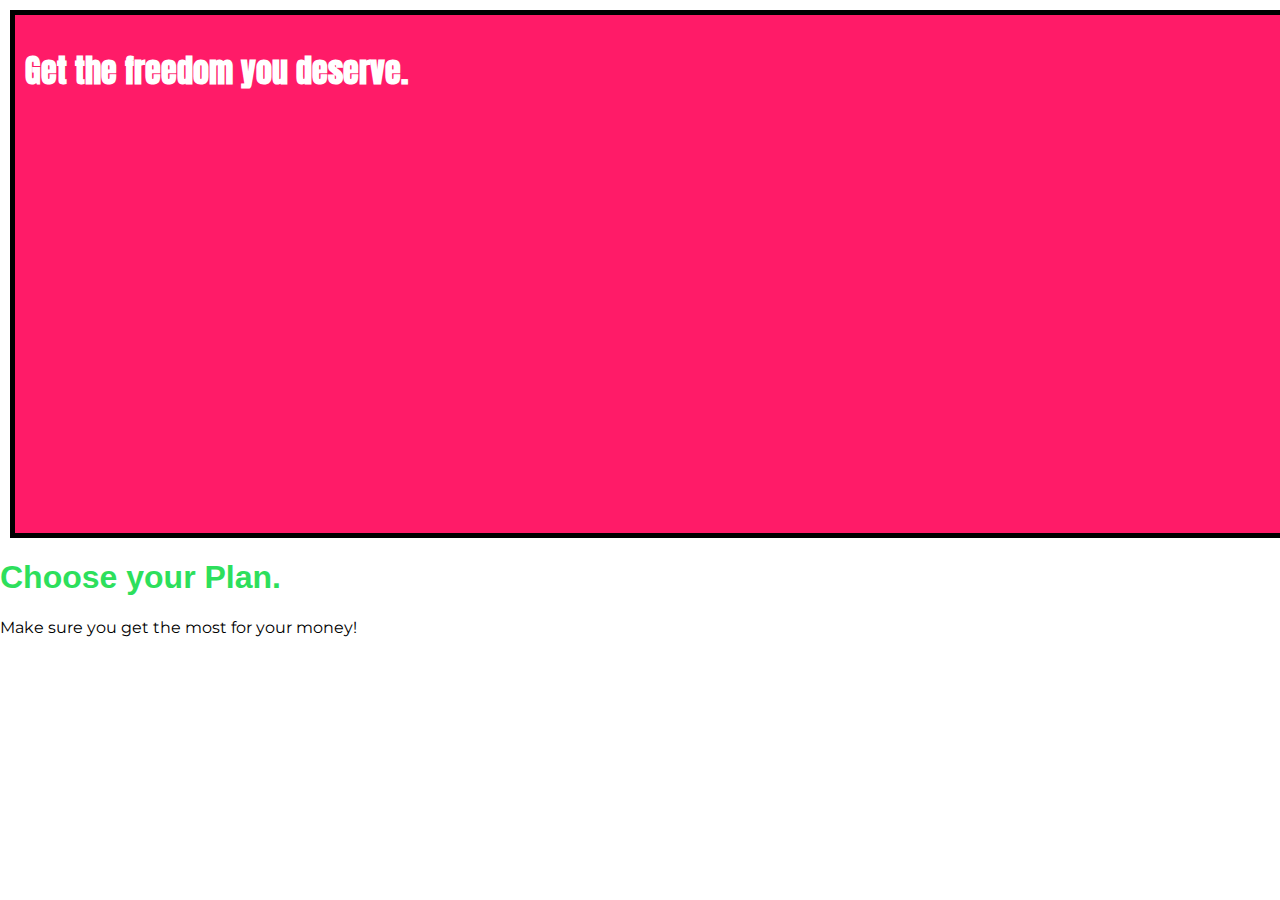
<file: basics-01-understanding-the-course-project-starting-code/index.html>
<!DOCTYPE html>
<html lang="en">

<head>
    <meta charset="UTF-8">
    <meta http-equiv="X-UA-Compatible" content="ie=edge">
    <title>uHost</title>
    <link rel="shortcut icon" href="favicon.png">
    <link href="https://fonts.googleapis.com/css?family=Anton" rel="stylesheet">
    <link href="https://fonts.googleapis.com/css?family=Montserrat:400,700" rel="stylesheet">
    <link rel="stylesheet" href="main.css">
</head>
 
<body>
    <main>
        <section id="product-overview">
            <h1>Get the freedom you deserve.</h1>
        </section>
        <section id="plans">
            <h1 class="section-title">Choose your Plan.</h1>
            <p>Make sure you get the most for your money!</p>
        </section>
    </main>
</body>

</html>
</file>
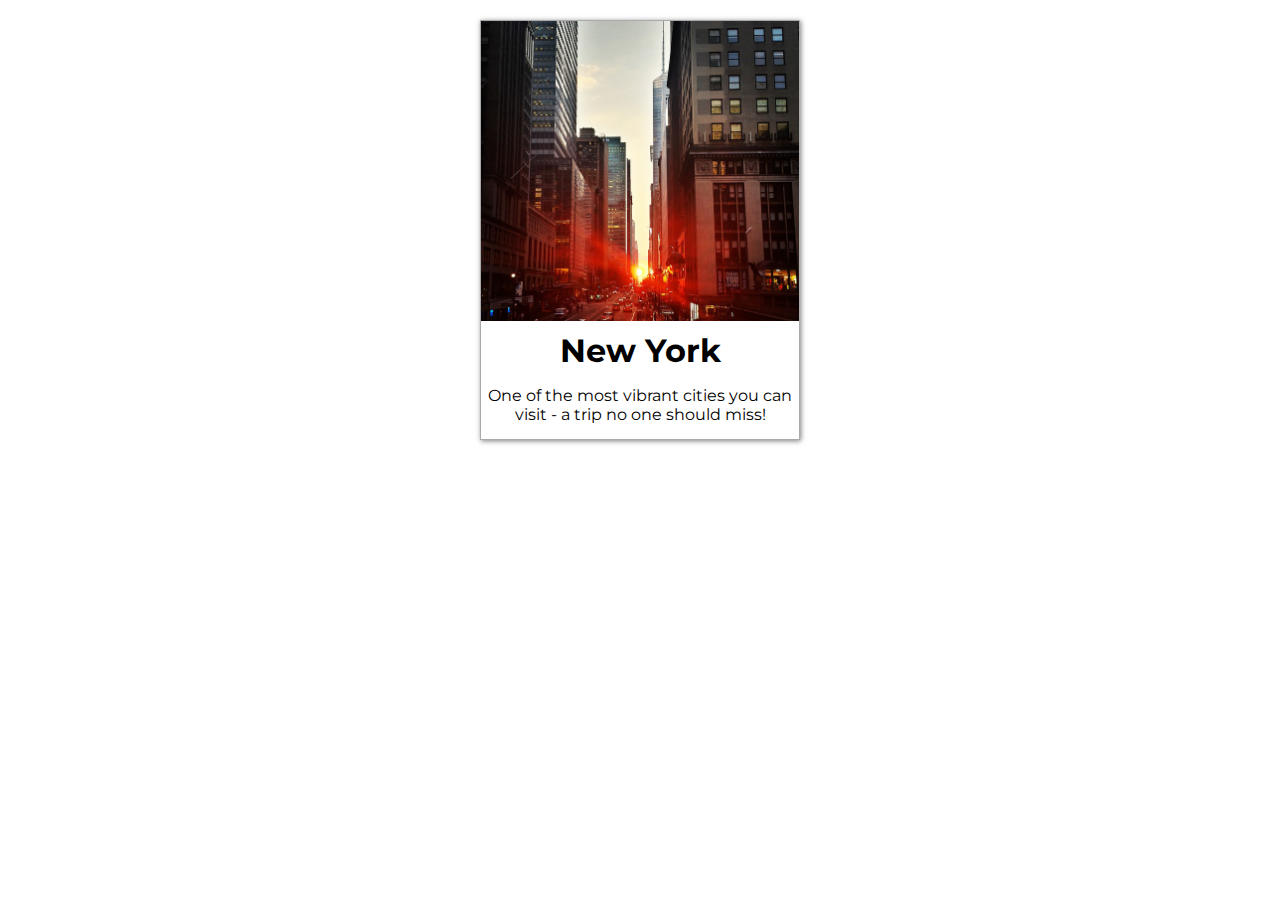
<file: css-in-action/index.html>
<!DOCTYPE html>
<html lang="en">

<head>
    <meta charset="UTF-8">
    <meta name="viewport" content="width=device-width, initial-scale=1.0">
    <meta http-equiv="X-UA-Compatible" content="ie=edge">
    <title>CSS Course</title>
    <link href="https://fonts.googleapis.com/css?family=Montserrat" rel="stylesheet">
    <style>
        body {
        font-family: "Montserrat", sans-serif;
        }

        .destination {
        box-sizing: border-box;
        width: 320px;
        height: 420px;
        margin: 20px auto;
        border: 1px solid #aaa;
        box-shadow: 1px 1px 5px rgba(0, 0, 0, 0.5);
        cursor: pointer;
        transition: background-color 400ms ease-out;
        }

        .destination:hover,
        .destination:active {
        background-color: #fa923f;
        color: white;
        }

        .thumbnail {
        width: 100%;
        height: 300px;
        overflow: hidden;
        }

        .thumbnail img {
        width: 100%;
        }

        .content {
        text-align: center;
        }

        .content h1 {
        margin: 10px 0;
        }

    </style>
</head>

<body>
    <div class="destination">
        <div class="thumbnail">
            <img src="new-york.jpg" alt="Sunset in New York">
        </div>
        <div class="content">
            <h1>New York</h1>
            <p>One of the most vibrant cities you can visit - a trip no one should miss!</p>
        </div>
    </div>
</body>

</html>
</file>
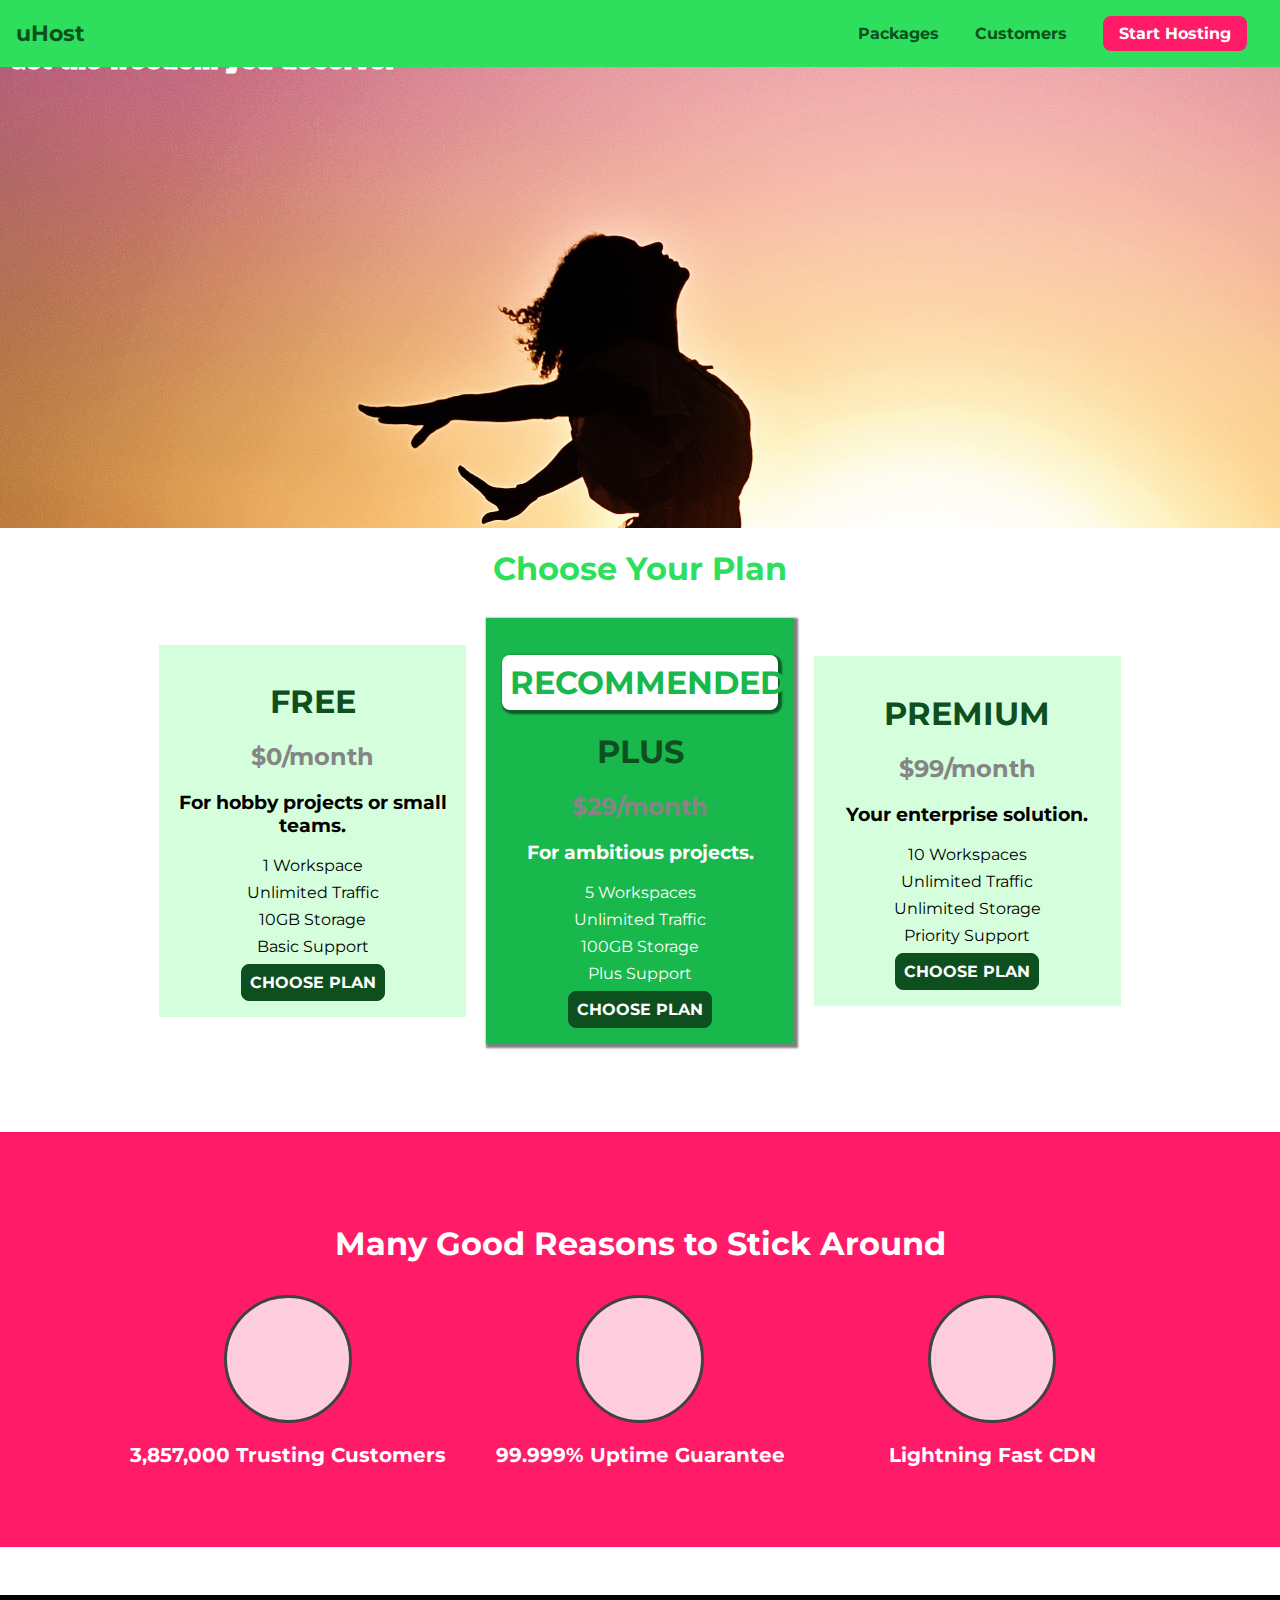
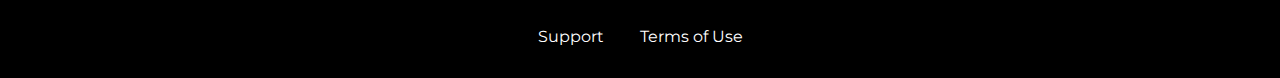
<file: diving-deeper-02-adding-the-header-starting-code/index.html>
<!DOCTYPE html>
<html lang="en">

<head>
    <meta charset="UTF-8">
    <meta http-equiv="X-UA-Compatible" content="ie=edge">
    <title>uHost</title>
    <link rel="shortcut icon" href="favicon.png">
    <link href="https://fonts.googleapis.com/css?family=Anton" rel="stylesheet">
    <link href="https://fonts.googleapis.com/css?family=Montserrat:400,700" rel="stylesheet">
    <link rel="stylesheet" href="shared.css">
    <link rel="stylesheet" href="main.css">
</head>

<body>
    <header class="main-header">
        <div>
            <a href="index.html" class="main-header__brand">
                uHost
            </a>
        </div>
        <nav class="main-nav">
            <ul class="main-nav_items">
                <li class="main-nav__item">
                    <a href="packages/index.html">Packages</a>
                </li>
                <li class="main-nav__item">
                    <a href="customers/index.html">Customers</a>
                    <a href="customers/index.html" style="display: none">Customers</a>
                </li>
                <li class="main-nav__item main-nav__item--cta">
                    <a href="start-hosting/index.html">Start Hosting</a>
                </li>
            </ul>
        </nav>
    </header>
    <main>
        <section id="product-overview">
            <h1>Get the freedom you deserve.</h1>
        </section>
        <section id="plans">
            <h1 class="section-title">Choose Your Plan</h1>
            <div class="plan__list">
                <article class="plan">
                    <h1 class="plan__title">FREE</h1>
                    <h2 class="plan__price">$0/month</h2>
                    <h3>For hobby projects or small teams.</h3>
                    <ul class="plan__features">
                        <li>1 Workspace</li>
                        <li>Unlimited Traffic</li>
                        <li>10GB Storage</li>
                        <li>Basic Support</li>
                    </ul>
                    <div>
                        <button class="button">CHOOSE PLAN</button>
                    </div>
                </article>
                <article class="plan plan--highlighted">
                    <h1 class="plan__annotation">RECOMMENDED</h1>
                    <h1 class="plan__title">PLUS</h1>
                    <h2 class="plan__price">$29/month</h2>
                    <h3>For ambitious projects.</h3>
                    <ul class="plan__features">
                        <li>5 Workspaces</li>
                        <li>Unlimited Traffic</li>
                        <li>100GB Storage</li>
                        <li>Plus Support</li>
                    </ul>
                    <div>
                        <button class="button">CHOOSE PLAN</button>
                    </div>
                </article>
                <article class="plan">
                    <h1 class="plan__title">PREMIUM</h1>
                    <h2 class="plan__price">$99/month</h2>
                    <h3>Your enterprise solution.</h3>
                    <ul class="plan__features">
                        <li>10 Workspaces</li>
                        <li>Unlimited Traffic</li>
                        <li>Unlimited Storage</li>
                        <li>Priority Support</li>
                    </ul>
                    <div>
                        <button class="button">CHOOSE PLAN</button>
                    </div>
                </article>
            </div>
        </section>
        <section id="key-features">
            <h1 class="section-title">Many Good Reasons to Stick Around</h1>
            <ul class="key-feature__list">
                <li class="key-feature">
                    <div class="key-feature__image">
                        
                    </div>
                    <p class="key-feature__description">3,857,000 Trusting Customers</p>
                </li>
                <li class="key-feature">
                    <div class="key-feature__image">

                    </div>
                    <p class="key-feature__description">99.999% Uptime Guarantee</p>
                </li>
                <li class="key-feature">
                    <div class="key-feature__image">

                    </div>
                    <p class="key-feature__description">Lightning Fast CDN</p>
                </li>
            </ul>
        </section>
    </main>
    <footer class="main-footer">
        <nav>
            <ul class="main-footer__links">
                <li class="main-footer__link">
                    <a href="#">Support</a>
                </li>
                <li class="main-footer__link">
                    <a href="#">Terms of Use</a>
                </li>
            </ul>
        </nav>
    </footer>
</body>

</html>
</file>
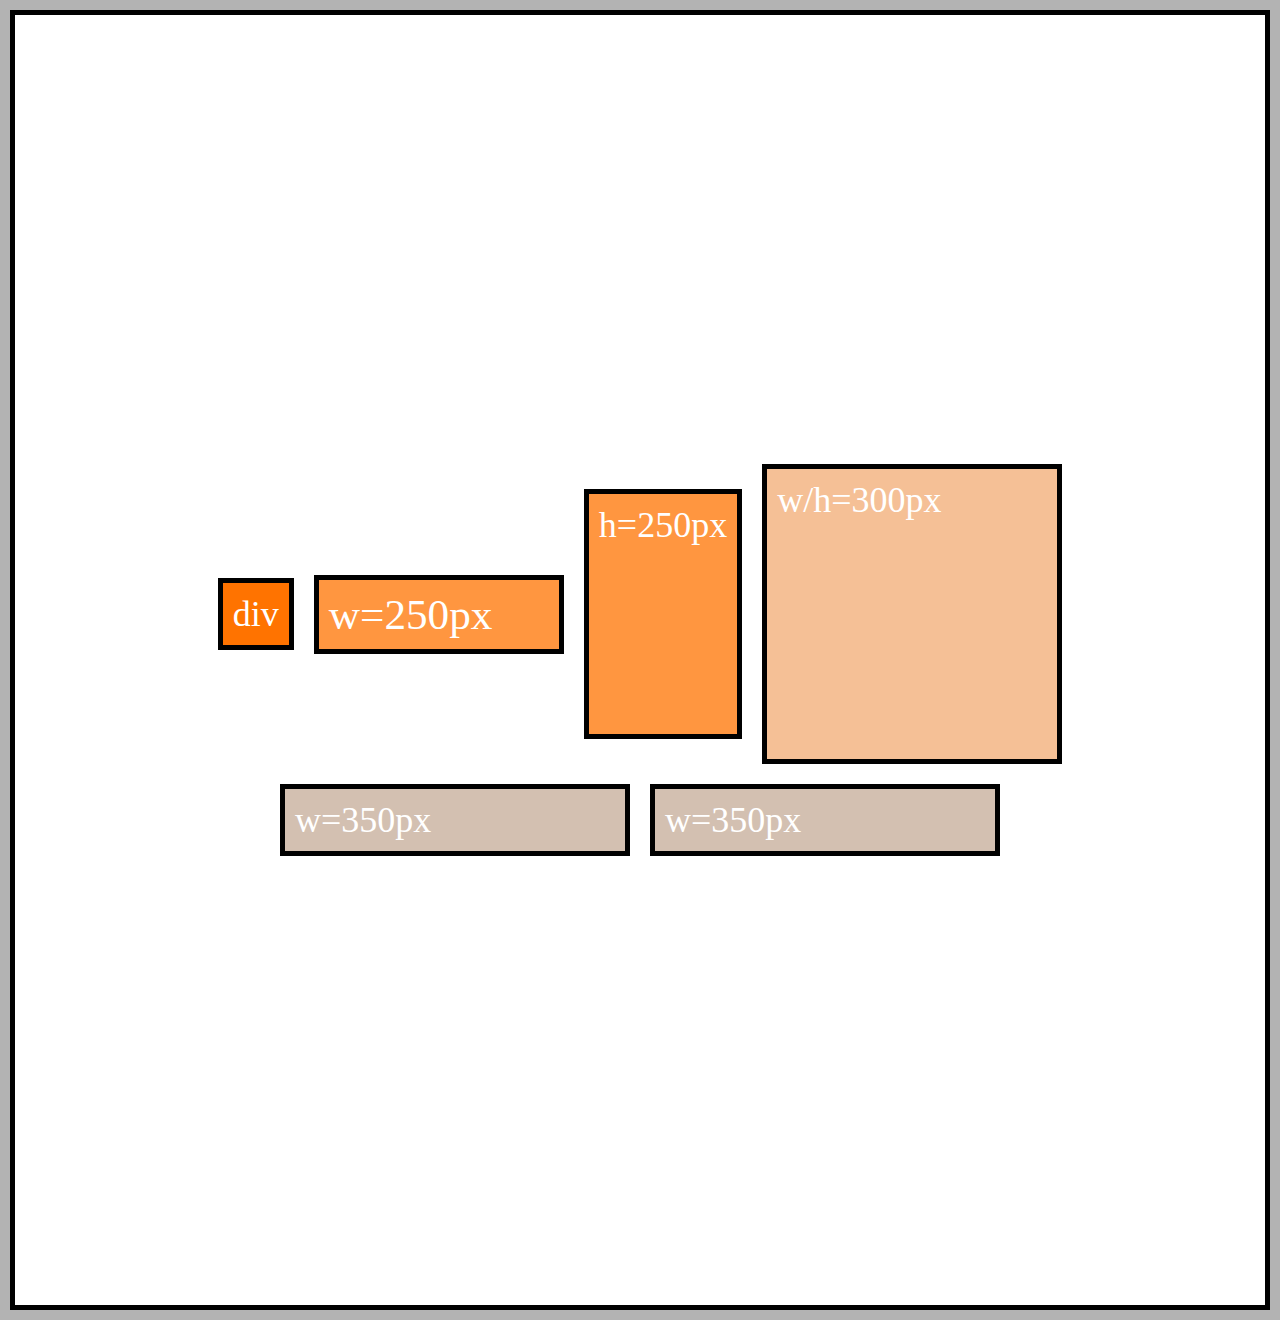
<file: flexbox-02-creating-a-flex-container-starting-code/index.html>
<!DOCTYPE html>
<html lang="en">
    <head>
        <meta charset="UTF-8">
        <meta http-equiv="X-UA-Compatible" content="ie=edge">
        <link rel="stylesheet" href="main.css">
        <title>Flexbox</title>
    </head>
    <body>
        <div class="flex-container">
            <div class="item-1">div</div>
            <div class="item-2">w=250px</div>
            <div class="item-3">h=250px</div>
            <div class="item-4">w/h=300px</div>
            <div class="item-5">w=350px</div>
            <div class="item-6">w=350px</div>
        </div>
    </body>
</html>
</file>
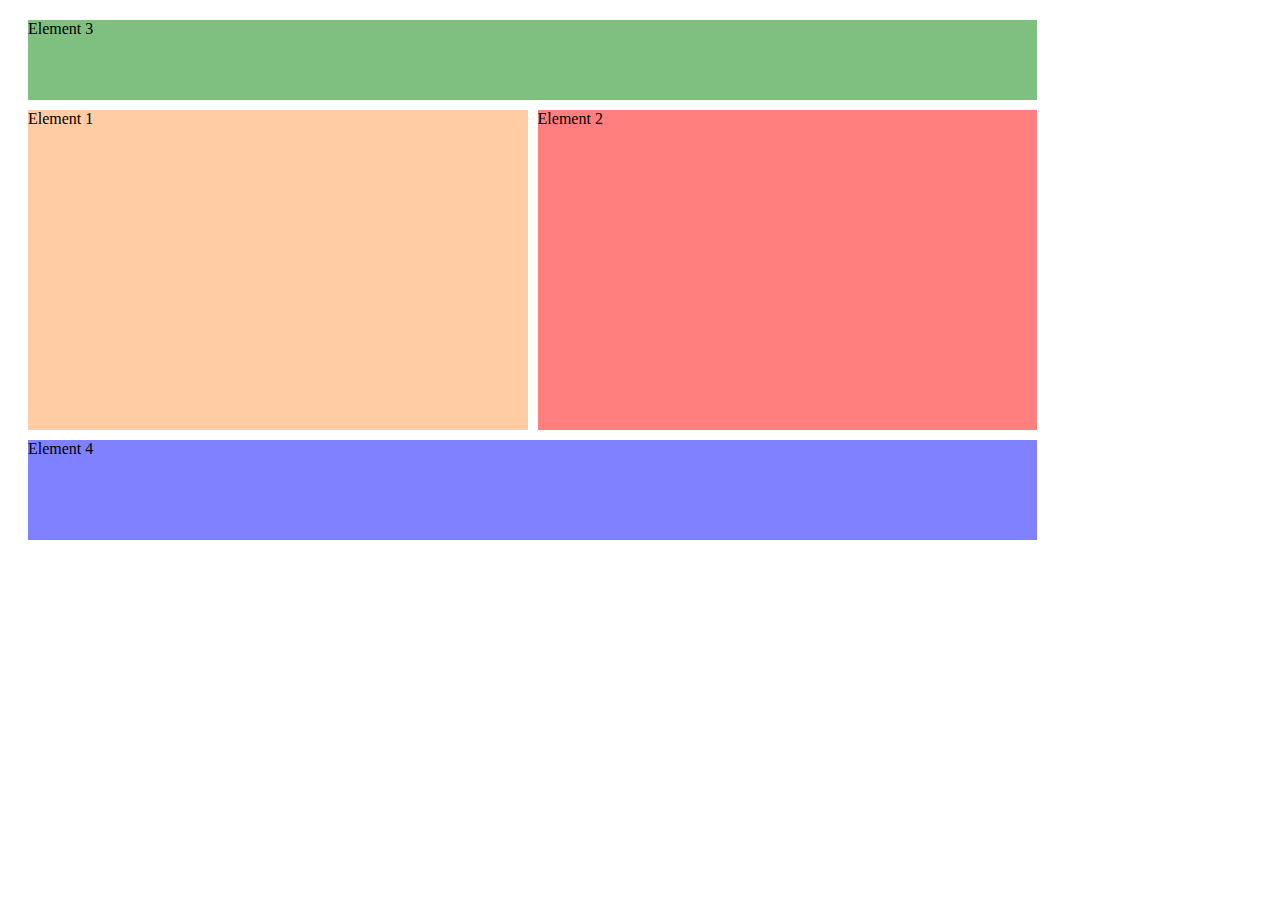
<file: grid-01-using-the-grid-on-our-projectstarting-code/index.html>
<!DOCTYPE html>
<html lang="en">
<head>
    <meta charset="UTF-8">
    <meta name="viewport" content="width=device-width, initial-scale=1.0">
    <meta http-equiv="X-UA-Compatible" content="ie=edge">
    <title>CSS Course</title>
    <link rel="stylesheet" href="main.css">
</head>
<body>
    <div class="container">
        <div class="el1">Element 1</div>
        <div class="el2">Element 2</div>
        <div class="el3">Element 3</div>
        <div class="el4">Element 4</div>
    </div>
</body>
</html>
</file>
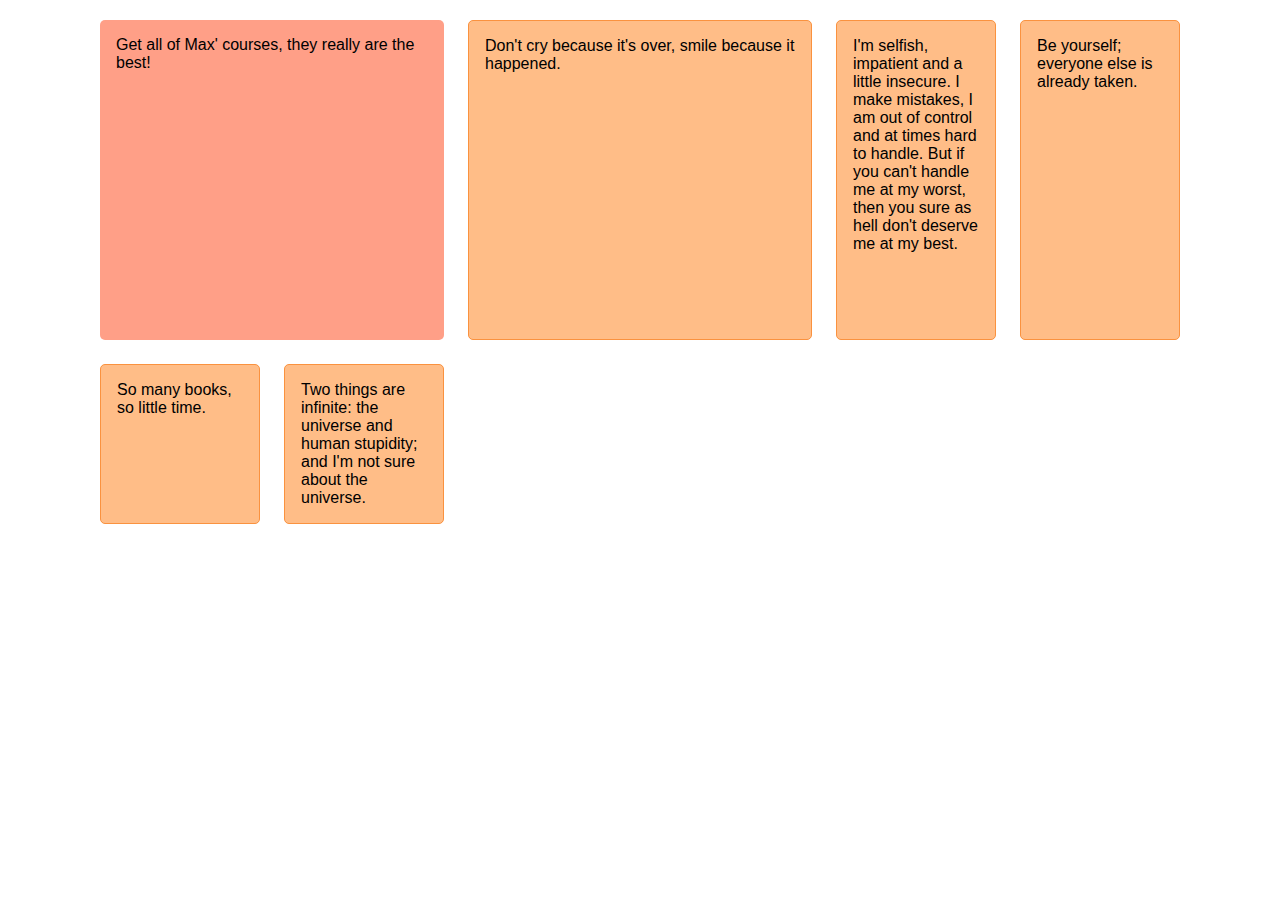
<file: grid-16-prepared-auto-lectures/index.html>
<!DOCTYPE html>
<html lang="en">
<head>
    <meta charset="UTF-8">
    <meta name="viewport" content="width=device-width, initial-scale=1.0">
    <meta http-equiv="X-UA-Compatible" content="ie=edge">
    <title>CSS Course</title>
    <link rel="stylesheet" href="main.css">
</head>
<body>
    <div class="container">
        <div class="quote quote--featured">Get all of Max' courses, they really are the best!</div>
        <div class="quote">Don't cry because it's over, smile because it happened.</div>
        <div class="quote">I'm selfish, impatient and a little insecure. I make mistakes, I am out of control and at times hard to handle. But if you can't handle me at my worst, then you sure as hell don't deserve me at my best.</div>
        <div class="quote">Be yourself; everyone else is already taken.</div>
        <div class="quote">So many books, so little time.</div>
        <div class="quote">Two things are infinite: the universe and human stupidity; and I'm not sure about the universe.</div>
    </div>
</body>
</html>
</file>
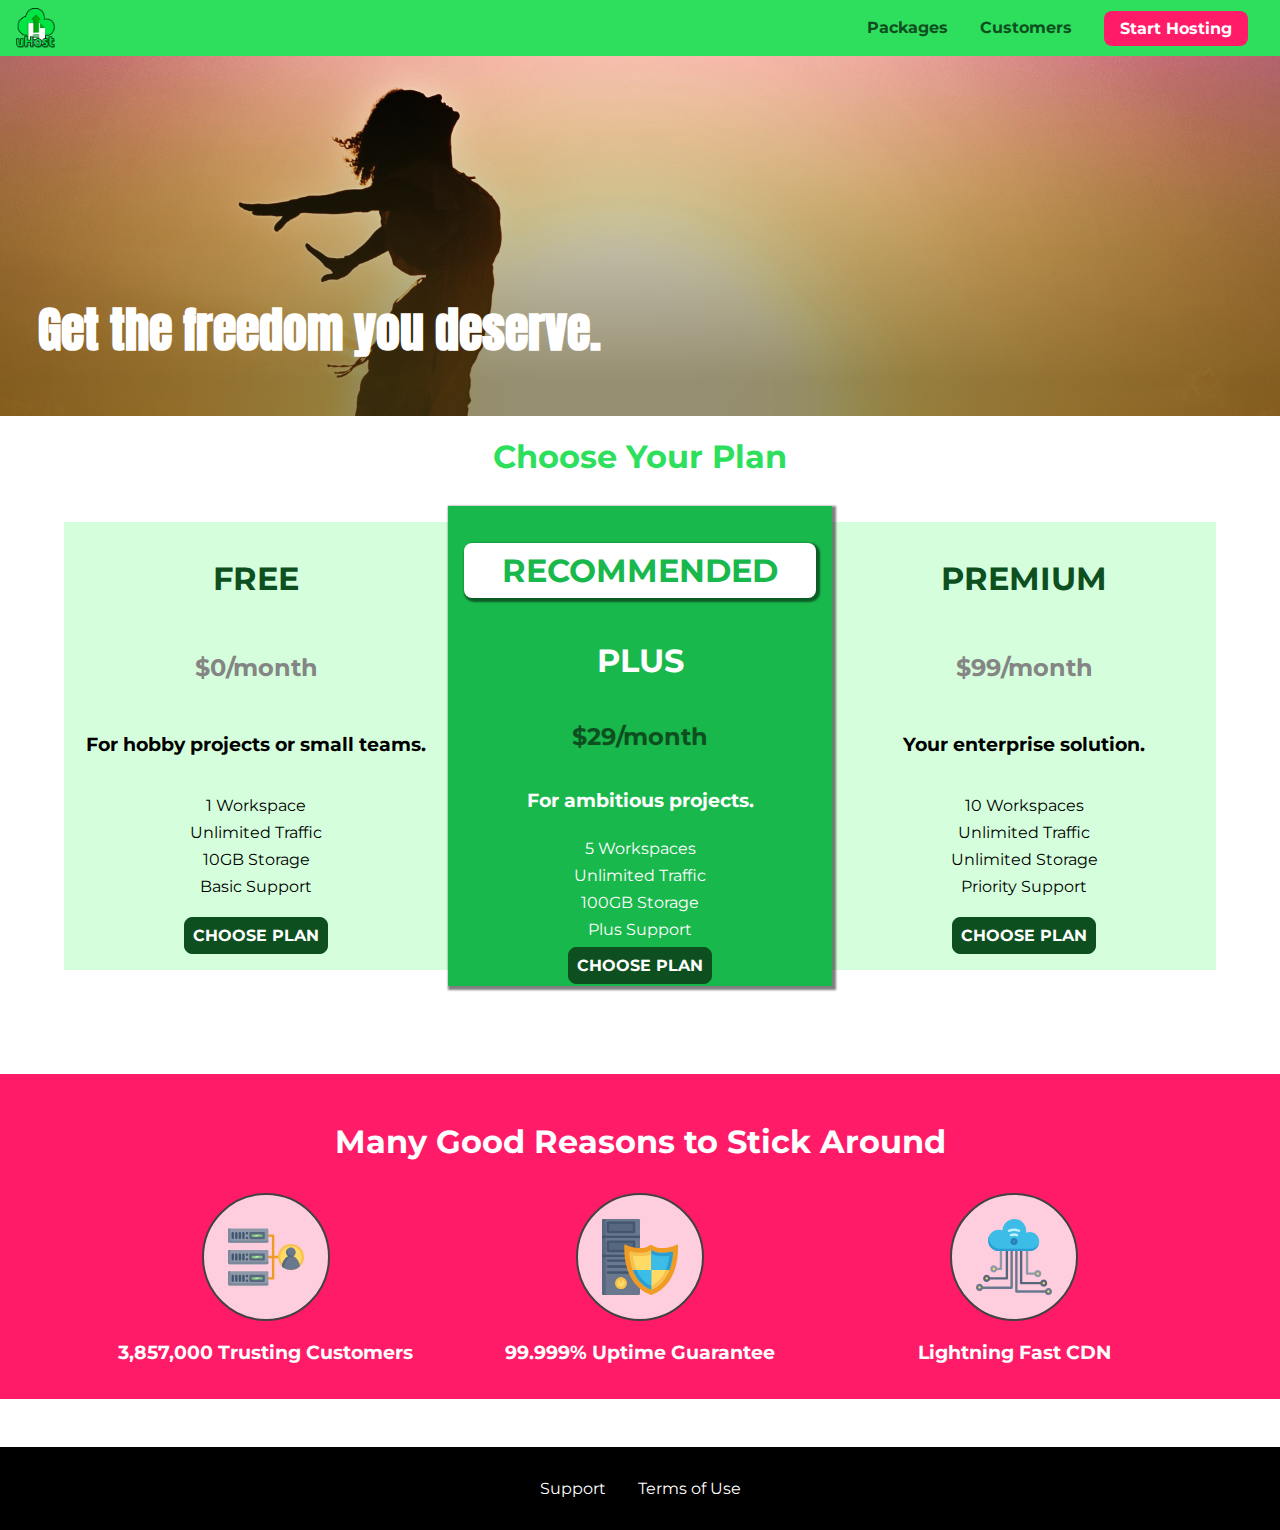
<file: main/index.html>
<!DOCTYPE html>
<html lang="en">

<head>
    <meta charset="UTF-8">
    <meta http-equiv="X-UA-Compatible" content="ie=edge">
    <meta name="viewport" content="width=device-width, initial-scale=1.0">
    <title>uHost</title>
    <link rel="shortcut icon" href="favicon.png">
    <link rel="stylesheet" href="shared.css">
    <link rel="stylesheet" href="main.css">
</head>

<body>
    <div class="backdrop"></div>
    <div class="modal">
        <h1 class="modal__title">Do you want to continue?</h1>
        <div class="modal__actions">
            <a href="start-hosting/index.html" class="modal__action">Yes!</a>
            <button class="modal__action modal__action--negative" type="button">No!</button>
        </div>
    </div>
    <header class="main-header">
        <div>
            <button class="toggle-button">
                <span class="toggle-button__bar"></span>
                <span class="toggle-button__bar"></span>
                <span class="toggle-button__bar"></span>
            </button>
            <a href="index.html" class="main-header__brand">
                <img src="images/uhost-icon.png" alt="uHost - Your favorite hosting company">
            </a>
        </div>
        <nav class="main-nav">
            <ul class="main-nav__items">
                <li class="main-nav__item">
                    <a href="packages/index.html">Packages</a>
                </li>
                <li class="main-nav__item">
                    <a href="customers/index.html">Customers</a>
                </li>
                <li class="main-nav__item main-nav__item--cta">
                    <a href="start-hosting/index.html">Start Hosting</a>
                </li>
            </ul>
        </nav>
    </header>
    <nav class="mobile-nav">
        <ul class="mobile-nav__items">
            <li class="mobile-nav__item">
                <a href="packages/index.html">Packages</a>
            </li>
            <li class="mobile-nav__item">
                <a href="customers/index.html">Customers</a>
            </li>
            <li class="mobile-nav__item mobile-nav__item--cta">
                <a href="start-hosting/index.html">Start Hosting</a>
            </li>
        </ul>
    </nav>
    <main>
        <section id="product-overview">
            <h1>Get the freedom you deserve.</h1>
        </section>
        <section id="plans">
            <h1 class="section-title">Choose Your Plan</h1>
            <div class="plan__list">
                <article class="plan">
                    <h1 class="plan__title">FREE</h1>
                    <h2 class="plan__price">$0/month</h2>
                    <h3>For hobby projects or small teams.</h3>
                    <ul class="plan__features">
                        <li class="plan__feature">1 Workspace</li>
                        <li class="plan__feature">Unlimited Traffic</li>
                        <li class="plan__feature">10GB Storage</li>
                        <li class="plan__feature">Basic Support</li>
                    </ul>
                    <div>
                        <button class="button">CHOOSE PLAN</button>
                    </div>
                </article>
                <article class="plan plan--highlighted">
                    <h1 class="plan__annotation">RECOMMENDED</h1>
                    <h1 class="plan__title">PLUS</h1>
                    <h2 class="plan__price">$29/month</h2>
                    <h3>For ambitious projects.</h3>
                    <ul class="plan__features">
                        <li class="plan__feature">5 Workspaces</li>
                        <li class="plan__feature">Unlimited Traffic</li>
                        <li class="plan__feature">100GB Storage</li>
                        <li class="plan__feature">Plus Support</li>
                    </ul>
                    <div>
                        <button class="button">CHOOSE PLAN</button>
                    </div>
                </article>
                <article class="plan">
                    <h1 class="plan__title">PREMIUM</h1>
                    <h2 class="plan__price">$99/month</h2>
                    <h3>Your enterprise solution.</h3>
                    <ul class="plan__features">
                        <li class="plan__feature">10 Workspaces</li>
                        <li class="plan__feature">Unlimited Traffic</li>
                        <li class="plan__feature">Unlimited Storage</li>
                        <li class="plan__feature">Priority Support</li>
                    </ul>
                    <div>
                        <button class="button">CHOOSE PLAN</button>
                    </div>
                </article>
            </div>
        </section>
        <section id="key-features">
            <h1 class="section-title">Many Good Reasons to Stick Around</h1>
            <ul class="key-feature__list">
                <li class="key-feature">
                    <div class="key-feature__image">
                        <svg viewBox="0 0 512 512">
                            <path style="fill:#F09B24;" d="M344,248h-32V112c0-4.418-3.582-8-8-8h-40c-4.418,0-8,3.582-8,8s3.582,8,8,8h32v128h-32  c-4.418,0-8,3.582-8,8s3.582,8,8,8h32v128h-32c-4.418,0-8,3.582-8,8s3.582,8,8,8h40c4.418,0,8-3.582,8-8V264h32c4.418,0,8-3.582,8-8  S348.418,248,344,248z"
                            />
                            <path style="fill:#8E9AA9;" d="M264,64H8c-4.418,0-8,3.582-8,8v80c0,4.418,3.582,8,8,8h256c4.418,0,8-3.582,8-8V72  C272,67.582,268.418,64,264,64z"
                            />
                            <path style="fill:#7C899B;" d="M24,144c-4.418,0-8-3.582-8-8V64H8c-4.418,0-8,3.582-8,8v80c0,4.418,3.582,8,8,8h256  c4.418,0,8-3.582,8-8v-8H24z"
                            />
                            <rect x="152" y="96" style="fill:#B8E3A8;" width="88" height="32" />
                            <g>
                                <polygon style="fill:#7EC97D;" points="152,96 152,128 166,128 198,96  " />
                                <polygon style="fill:#7EC97D;" points="220,96 188,128 240,128 240,96  " />
                            </g>
                            <path style="fill:#56677E;" d="M240,136h-88c-4.418,0-8-3.582-8-8V96c0-4.418,3.582-8,8-8h88c4.418,0,8,3.582,8,8v32  C248,132.418,244.418,136,240,136z M160,120h72v-16h-72V120z"
                            />
                            <g>
                                <path style="fill:#435670;" d="M32,136c-4.418,0-8-3.582-8-8V96c0-4.418,3.582-8,8-8s8,3.582,8,8v32C40,132.418,36.418,136,32,136z   "
                                />
                                <path style="fill:#435670;" d="M56,136c-4.418,0-8-3.582-8-8V96c0-4.418,3.582-8,8-8s8,3.582,8,8v32C64,132.418,60.418,136,56,136z   "
                                />
                                <path style="fill:#435670;" d="M80,136c-4.418,0-8-3.582-8-8V96c0-4.418,3.582-8,8-8s8,3.582,8,8v32C88,132.418,84.418,136,80,136z   "
                                />
                                <path style="fill:#435670;" d="M104,136c-4.418,0-8-3.582-8-8V96c0-4.418,3.582-8,8-8s8,3.582,8,8v32   C112,132.418,108.418,136,104,136z"
                                />
                                <path style="fill:#435670;" d="M128,105c-4.418,0-8-3.582-8-8v-1c0-4.418,3.582-8,8-8s8,3.582,8,8v1   C136,101.418,132.418,105,128,105z"
                                />
                                <path style="fill:#435670;" d="M128,136c-4.418,0-8-3.582-8-8v-1c0-4.418,3.582-8,8-8s8,3.582,8,8v1   C136,132.418,132.418,136,128,136z"
                                />
                            </g>
                            <path style="fill:#8E9AA9;" d="M264,208H8c-4.418,0-8,3.582-8,8v80c0,4.418,3.582,8,8,8h256c4.418,0,8-3.582,8-8v-80  C272,211.582,268.418,208,264,208z"
                            />
                            <path style="fill:#7C899B;" d="M24,288c-4.418,0-8-3.582-8-8v-72H8c-4.418,0-8,3.582-8,8v80c0,4.418,3.582,8,8,8h256  c4.418,0,8-3.582,8-8v-8H24z"
                            />
                            <rect x="152" y="240" style="fill:#B8E3A8;" width="88" height="32" />
                            <g>
                                <polygon style="fill:#7EC97D;" points="152,240 152,272 166,272 198,240  " />
                                <polygon style="fill:#7EC97D;" points="220,240 188,272 240,272 240,240  " />
                            </g>
                            <path style="fill:#56677E;" d="M240,280h-88c-4.418,0-8-3.582-8-8v-32c0-4.418,3.582-8,8-8h88c4.418,0,8,3.582,8,8v32  C248,276.418,244.418,280,240,280z M160,264h72v-16h-72V264z"
                            />
                            <g>
                                <path style="fill:#435670;" d="M32,280c-4.418,0-8-3.582-8-8v-32c0-4.418,3.582-8,8-8s8,3.582,8,8v32C40,276.418,36.418,280,32,280   z"
                                />
                                <path style="fill:#435670;" d="M56,280c-4.418,0-8-3.582-8-8v-32c0-4.418,3.582-8,8-8s8,3.582,8,8v32C64,276.418,60.418,280,56,280   z"
                                />
                                <path style="fill:#435670;" d="M80,280c-4.418,0-8-3.582-8-8v-32c0-4.418,3.582-8,8-8s8,3.582,8,8v32C88,276.418,84.418,280,80,280   z"
                                />
                                <path style="fill:#435670;" d="M104,280c-4.418,0-8-3.582-8-8v-32c0-4.418,3.582-8,8-8s8,3.582,8,8v32   C112,276.418,108.418,280,104,280z"
                                />
                                <path style="fill:#435670;" d="M128,249c-4.418,0-8-3.582-8-8v-1c0-4.418,3.582-8,8-8s8,3.582,8,8v1   C136,245.418,132.418,249,128,249z"
                                />
                                <path style="fill:#435670;" d="M128,280c-4.418,0-8-3.582-8-8v-1c0-4.418,3.582-8,8-8s8,3.582,8,8v1   C136,276.418,132.418,280,128,280z"
                                />
                            </g>
                            <path style="fill:#8E9AA9;" d="M264,352H8c-4.418,0-8,3.582-8,8v80c0,4.418,3.582,8,8,8h256c4.418,0,8-3.582,8-8v-80  C272,355.582,268.418,352,264,352z"
                            />
                            <path style="fill:#7C899B;" d="M24,432c-4.418,0-8-3.582-8-8v-72H8c-4.418,0-8,3.582-8,8v80c0,4.418,3.582,8,8,8h256  c4.418,0,8-3.582,8-8v-8H24z"
                            />
                            <rect x="152" y="384" style="fill:#B8E3A8;" width="88" height="32" />
                            <g>
                                <polygon style="fill:#7EC97D;" points="152,384 152,416 166,416 198,384  " />
                                <polygon style="fill:#7EC97D;" points="220,384 188,416 240,416 240,384  " />
                            </g>
                            <path style="fill:#56677E;" d="M240,424h-88c-4.418,0-8-3.582-8-8v-32c0-4.418,3.582-8,8-8h88c4.418,0,8,3.582,8,8v32  C248,420.418,244.418,424,240,424z M160,408h72v-16h-72V408z"
                            />
                            <g>
                                <path style="fill:#435670;" d="M32,424c-4.418,0-8-3.582-8-8v-32c0-4.418,3.582-8,8-8s8,3.582,8,8v32C40,420.418,36.418,424,32,424   z"
                                />
                                <path style="fill:#435670;" d="M56,424c-4.418,0-8-3.582-8-8v-32c0-4.418,3.582-8,8-8s8,3.582,8,8v32C64,420.418,60.418,424,56,424   z"
                                />
                                <path style="fill:#435670;" d="M80,424c-4.418,0-8-3.582-8-8v-32c0-4.418,3.582-8,8-8s8,3.582,8,8v32C88,420.418,84.418,424,80,424   z"
                                />
                                <path style="fill:#435670;" d="M104,424c-4.418,0-8-3.582-8-8v-32c0-4.418,3.582-8,8-8s8,3.582,8,8v32   C112,420.418,108.418,424,104,424z"
                                />
                                <path style="fill:#435670;" d="M128,393c-4.418,0-8-3.582-8-8v-1c0-4.418,3.582-8,8-8s8,3.582,8,8v1   C136,389.418,132.418,393,128,393z"
                                />
                                <path style="fill:#435670;" d="M128,424c-4.418,0-8-3.582-8-8v-1c0-4.418,3.582-8,8-8s8,3.582,8,8v1   C136,420.418,132.418,424,128,424z"
                                />
                            </g>
                            <path style="fill:#F7C14D;" d="M424,168c-48.523,0-88,39.477-88,88s39.477,88,88,88s88-39.477,88-88S472.523,168,424,168z" />
                            <path style="fill:#FFDB66;" d="M424,184c-39.701,0-72,32.299-72,72s32.299,72,72,72s72-32.299,72-72S463.701,184,424,184z" />
                            <path style="fill:#69788D;" d="M484.893,314.16C476.393,274.588,451.922,248,424,248s-52.393,26.588-60.893,66.16  c-0.605,2.82,0.354,5.749,2.511,7.664C381.731,336.124,402.465,344,424,344s42.269-7.876,58.381-22.176  C484.539,319.909,485.498,316.98,484.893,314.16z"
                            />
                            <path style="fill:#56677E;" d="M434.053,249.171C430.768,248.403,427.411,248,424,248c-27.922,0-52.393,26.588-60.893,66.16  c-0.605,2.82,0.354,5.749,2.511,7.664c3.383,3.002,6.979,5.703,10.734,8.125C384.904,286.243,407.373,255.378,434.053,249.171z"
                            />
                            <path style="fill:#69788D;" d="M424,192c-17.645,0-32,14.355-32,32s14.355,32,32,32s32-14.355,32-32S441.645,192,424,192z" />
                            <path style="fill:#56677E;" d="M432,248c-17.645,0-32-14.355-32-32c0-6.783,2.128-13.076,5.742-18.258  C397.444,203.53,392,213.138,392,224c0,17.645,14.355,32,32,32c10.862,0,20.471-5.444,26.258-13.742  C445.076,245.872,438.783,248,432,248z"
                            />

                        </svg>
                    </div>
                    <p class="key-feature__description">3,857,000 Trusting Customers</p>
                </li>
                <li class="key-feature">
                    <div class="key-feature__image">
                        <svg viewBox="0 0 512 512">
                            <path style="fill:#69788D;" d="M248,0H8C3.582,0,0,3.582,0,8v496c0,4.418,3.582,8,8,8h240c4.418,0,8-3.582,8-8V8  C256,3.582,252.418,0,248,0z"
                            />
                            <path style="fill:#56677E;" d="M24,504V8c0-4.418,3.582-8,8-8H8C3.582,0,0,3.582,0,8v496c0,4.418,3.582,8,8,8h24  C27.582,512,24,508.418,24,504z"
                            />
                            <g>
                                <rect x="0" y="112" style="fill:#435670;" width="256" height="16" />
                                <rect x="0" y="240" style="fill:#435670;" width="256" height="16" />
                            </g>
                            <path style="fill:#F7C14D;" d="M128,392c-22.056,0-40,17.944-40,40s17.944,40,40,40s40-17.944,40-40S150.056,392,128,392z" />
                            <path style="fill:#FFDB66;" d="M128,408c-13.233,0-24,10.767-24,24s10.767,24,24,24s24-10.767,24-24S141.233,408,128,408z" />
                            <path style="fill:#F7C14D;" d="M128,392c-2.739,0-5.414,0.278-8,0.805V424c0,4.418,3.582,8,8,8c4.418,0,8-3.582,8-8v-31.195  C133.414,392.278,130.739,392,128,392z"
                            />
                            <g>
                                <path style="fill:#435670;" d="M216,288H40c-4.418,0-8-3.582-8-8s3.582-8,8-8h176c4.418,0,8,3.582,8,8S220.418,288,216,288z"
                                />
                                <path style="fill:#435670;" d="M216,328H40c-4.418,0-8-3.582-8-8s3.582-8,8-8h176c4.418,0,8,3.582,8,8S220.418,328,216,328z"
                                />
                                <path style="fill:#435670;" d="M216,368H40c-4.418,0-8-3.582-8-8s3.582-8,8-8h176c4.418,0,8,3.582,8,8S220.418,368,216,368z"
                                />
                                <path style="fill:#435670;" d="M216,16H40c-4.418,0-8,3.582-8,8v64c0,4.418,3.582,8,8,8h176c4.418,0,8-3.582,8-8V24   C224,19.582,220.418,16,216,16z"
                                />
                            </g>
                            <rect x="48" y="32" style="fill:#56677E;" width="160" height="48" />
                            <path style="fill:#435670;" d="M216,144H40c-4.418,0-8,3.582-8,8v64c0,4.418,3.582,8,8,8h176c4.418,0,8-3.582,8-8v-64  C224,147.582,220.418,144,216,144z"
                            />
                            <rect x="48" y="160" style="fill:#56677E;" width="160" height="48" />
                            <path style="fill:#F09B24;" d="M511.747,180.237c-0.194-6.537-8.107-10.107-13.135-5.894c-5.6,4.693-42.904,21.282-98.514,21.282  c-33.45,0-64.625-20.999-64.929-21.206c-2.9-1.991-6.764-1.85-9.512,0.346c-2.677,2.135-27.201,20.86-63.793,20.86  c-55.607,0-92.914-16.589-98.515-21.282c-5.028-4.211-12.941-0.645-13.135,5.894c-1.634,54.834,4.655,105.941,18.693,151.903  c12.096,39.604,29.759,74.047,52.497,102.373c27.538,34.304,62.743,59.882,104.66,76.045c3.069,1.918,6.757,1.921,9.83,0  c41.917-16.163,77.122-41.741,104.66-76.045c22.738-28.326,40.401-62.77,52.497-102.373  C507.092,286.179,513.381,235.071,511.747,180.237z"
                            />
                            <path style="fill:#F7C14D;" d="M476.21,221.226c-1.953-1.631-4.568-2.235-7.036-1.628c-21.686,5.327-44.926,8.028-69.075,8.028  c-25.926,0-49.633-8.975-64.955-16.504c-2.307-1.134-5.016-1.091-7.284,0.116c-14.059,7.477-36.919,16.388-65.994,16.388  c-24.153,0-47.394-2.701-69.075-8.028c-5.155-1.268-10.221,2.966-9.894,8.261c2.077,33.693,7.668,65.635,16.616,94.935  c22.774,74.565,66.139,126.334,128.888,153.868c2.032,0.891,4.397,0.891,6.43,0c61.777-27.107,104.716-78.876,127.62-153.868  c8.948-29.3,14.539-61.241,16.616-94.935C479.224,225.319,478.163,222.856,476.21,221.226z"
                            />
                            <path style="fill:#FFDB66;" d="M331.609,451.727c-52.604-25.289-89.304-70.987-109.144-135.944  c-6.532-21.39-11.162-44.336-13.82-68.447c17.133,2.852,34.952,4.291,53.22,4.291c29.394,0,53.376-7.793,69.978-15.561  c17.44,7.736,41.656,15.561,68.256,15.561c18.267,0,36.085-1.439,53.219-4.291c-2.659,24.112-7.288,47.06-13.82,68.448  C419.545,381.108,383.27,426.805,331.609,451.727z"
                            />
                            <g>
                                <path style="fill:#2C9DD4;" d="M479.066,227.858c0.157-2.539-0.903-5.002-2.856-6.633s-4.568-2.235-7.036-1.628   c-21.686,5.327-44.926,8.028-69.075,8.028c-25.926,0-49.633-8.975-64.955-16.504c-1.057-0.52-2.2-0.78-3.345-0.806l-0.072,133.351   h123.601c2.556-6.746,4.933-13.702,7.123-20.874C471.398,293.493,476.989,261.552,479.066,227.858z"
                                />
                                <path style="fill:#2C9DD4;" d="M206.658,343.667c24.153,63.42,65.028,108.108,121.743,132.995c1.031,0.452,2.147,0.673,3.263,0.666   l0.063-133.661H206.658z"
                                />
                            </g>
                            <g>
                                <path style="fill:#3CBDE8;" d="M439.497,315.783c6.532-21.389,11.161-44.336,13.82-68.448c-17.134,2.852-34.952,4.291-53.219,4.291   c-26.6,0-50.815-7.824-68.256-15.561l-0.116,107.601h97.758C433.179,334.807,436.524,325.518,439.497,315.783z"
                                />
                                <path style="fill:#3CBDE8;" d="M232.523,343.667c21.144,50.298,54.363,86.56,99.087,108.06l0.117-108.06H232.523z" />
                            </g>
                        </svg>
                    </div>
                    <p class="key-feature__description">99.999% Uptime Guarantee</p>
                </li>
                <li class="key-feature">
                    <div class="key-feature__image">
                        <svg viewBox="0 0 512 512">
                            <path style="fill:#8E9AA9;" d="M168,200c-4.418,0-8,3.582-8,8v120h-17.376c-3.302-9.311-12.194-16-22.624-16  c-13.234,0-24,10.767-24,24s10.766,24,24,24c10.429,0,19.321-6.689,22.624-16H168c4.418,0,8-3.582,8-8V208  C176,203.582,172.418,200,168,200z"
                            />
                            <path style="fill:#FFDB66;" d="M120,328c-4.411,0-8,3.589-8,8s3.589,8,8,8s8-3.589,8-8S124.411,328,120,328z" />
                            <path style="fill:#56677E;" d="M208,200c-4.418,0-8,3.582-8,8v184H94.624C91.322,382.689,82.43,376,72,376  c-13.234,0-24,10.767-24,24s10.766,24,24,24c10.429,0,19.321-6.689,22.624-16H208c4.418,0,8-3.582,8-8V208  C216,203.582,212.418,200,208,200z"
                            />
                            <path style="fill:#FFDB66;" d="M72,392c-4.411,0-8,3.589-8,8s3.589,8,8,8s8-3.589,8-8S76.411,392,72,392z" />
                            <path style="fill:#69788D;" d="M240,208c-4.418,0-8,3.582-8,8v239H47.24c-2.671-10.34-12.078-18-23.24-18c-13.234,0-24,10.767-24,24  s10.766,24,24,24c9.666,0,18.009-5.747,21.809-14H240c4.418,0,8-3.582,8-8V216C248,211.582,244.418,208,240,208z"
                            />
                            <path style="fill:#FFDB66;" d="M24,453c-4.411,0-8,3.589-8,8s3.589,8,8,8s8-3.589,8-8S28.411,453,24,453z" />
                            <path style="fill:#69788D;" d="M488,464c-10.429,0-19.321,6.689-22.624,16H280V208c0-4.418-3.582-8-8-8s-8,3.582-8,8v280  c0,4.418,3.582,8,8,8h193.376c3.302,9.311,12.194,16,22.624,16c13.234,0,24-10.767,24-24S501.234,464,488,464z"
                            />
                            <path style="fill:#FFDB66;" d="M488,480c-4.411,0-8,3.589-8,8s3.589,8,8,8s8-3.589,8-8S492.411,480,488,480z" />
                            <path style="fill:#56677E;" d="M456,408c-10.429,0-19.321,6.689-22.624,16H312V208c0-4.418-3.582-8-8-8s-8,3.582-8,8v224  c0,4.418,3.582,8,8,8h129.376c3.302,9.311,12.194,16,22.624,16c13.234,0,24-10.767,24-24S469.234,408,456,408z"
                            />
                            <path style="fill:#FFDB66;" d="M456,424c-4.411,0-8,3.589-8,8s3.589,8,8,8s8-3.589,8-8S460.411,424,456,424z" />
                            <path style="fill:#8E9AA9;" d="M416,344c-10.429,0-19.321,6.689-22.624,16H352V208c0-4.418-3.582-8-8-8s-8,3.582-8,8v160  c0,4.418,3.582,8,8,8h49.376c3.302,9.311,12.194,16,22.624,16c13.234,0,24-10.767,24-24S429.234,344,416,344z"
                            />
                            <path style="fill:#FFDB66;" d="M416,360c-4.411,0-8,3.589-8,8s3.589,8,8,8s8-3.589,8-8S420.411,360,416,360z" />
                            <path style="fill:#3CBDE8;" d="M362,88c-8.741,0-17.231,1.751-25.06,5.085C337.646,88.797,338,84.43,338,80  c0-44.112-35.888-80-80-80c-42.823,0-77.895,33.816-79.909,76.149C170.393,73.415,162.244,72,154,72c-39.701,0-72,32.299-72,72  s32.299,72,72,72h208c35.29,0,64-28.71,64-64S397.29,88,362,88z"
                            />
                            <path style="fill:#2C9DD4;" d="M368,200H160c-39.701,0-72-32.299-72-72c0-5.863,0.721-11.559,2.05-17.019  C84.918,120.88,82,132.102,82,144c0,39.701,32.299,72,72,72h208c30.389,0,55.88-21.296,62.379-49.743  C413.565,186.327,392.352,200,368,200z"
                            />
                            <path style="fill:#2A7DB5;" d="M256,128c-13.234,0-24,10.767-24,24s10.766,24,24,24c13.233,0,24-10.767,24-24S269.233,128,256,128z"
                            />
                            <path style="fill:#2C9DD4;" d="M256,144c-4.411,0-8,3.589-8,8s3.589,8,8,8c4.411,0,8-3.589,8-8S260.411,144,256,144z" />
                            <g>
                                <path style="fill:#C5F1FA;" d="M221.755,87.695c-2.994,0-5.864-1.688-7.233-4.572c-1.894-3.991-0.194-8.763,3.798-10.657   C230.157,66.849,242.834,64,256,64c13.166,0,25.844,2.849,37.68,8.466c3.992,1.895,5.692,6.666,3.798,10.657   s-6.666,5.692-10.657,3.798C277.144,82.328,266.774,80,256,80c-10.774,0-21.144,2.328-30.821,6.921   C224.072,87.446,222.904,87.695,221.755,87.695z"
                                />
                                <path style="fill:#C5F1FA;" d="M276.545,116.618c-1.148,0-2.316-0.249-3.424-0.774C267.745,113.293,261.985,112,256,112   c-5.985,0-11.745,1.293-17.121,3.844c-3.991,1.895-8.763,0.192-10.657-3.798c-1.894-3.992-0.193-8.764,3.798-10.657   C239.557,97.813,247.625,96,256,96c8.376,0,16.444,1.813,23.98,5.389c3.991,1.894,5.692,6.665,3.798,10.657   C282.41,114.93,279.539,116.618,276.545,116.618z"
                                />
                            </g>

                        </svg>
                    </div>
                    <p class="key-feature__description">Lightning Fast CDN</p>
                </li>
            </ul>
        </section>
    </main>
    <footer class="main-footer">
        <nav>
            <ul class="main-footer__links">
                <li class="main-footer__link">
                    <a href="#">Support</a>
                </li>
                <li class="main-footer__link">
                    <a href="#">Terms of Use</a>
                </li>
            </ul>
        </nav>
    </footer>
    <script src="shared.js"></script>
</body>

</html>
</file>
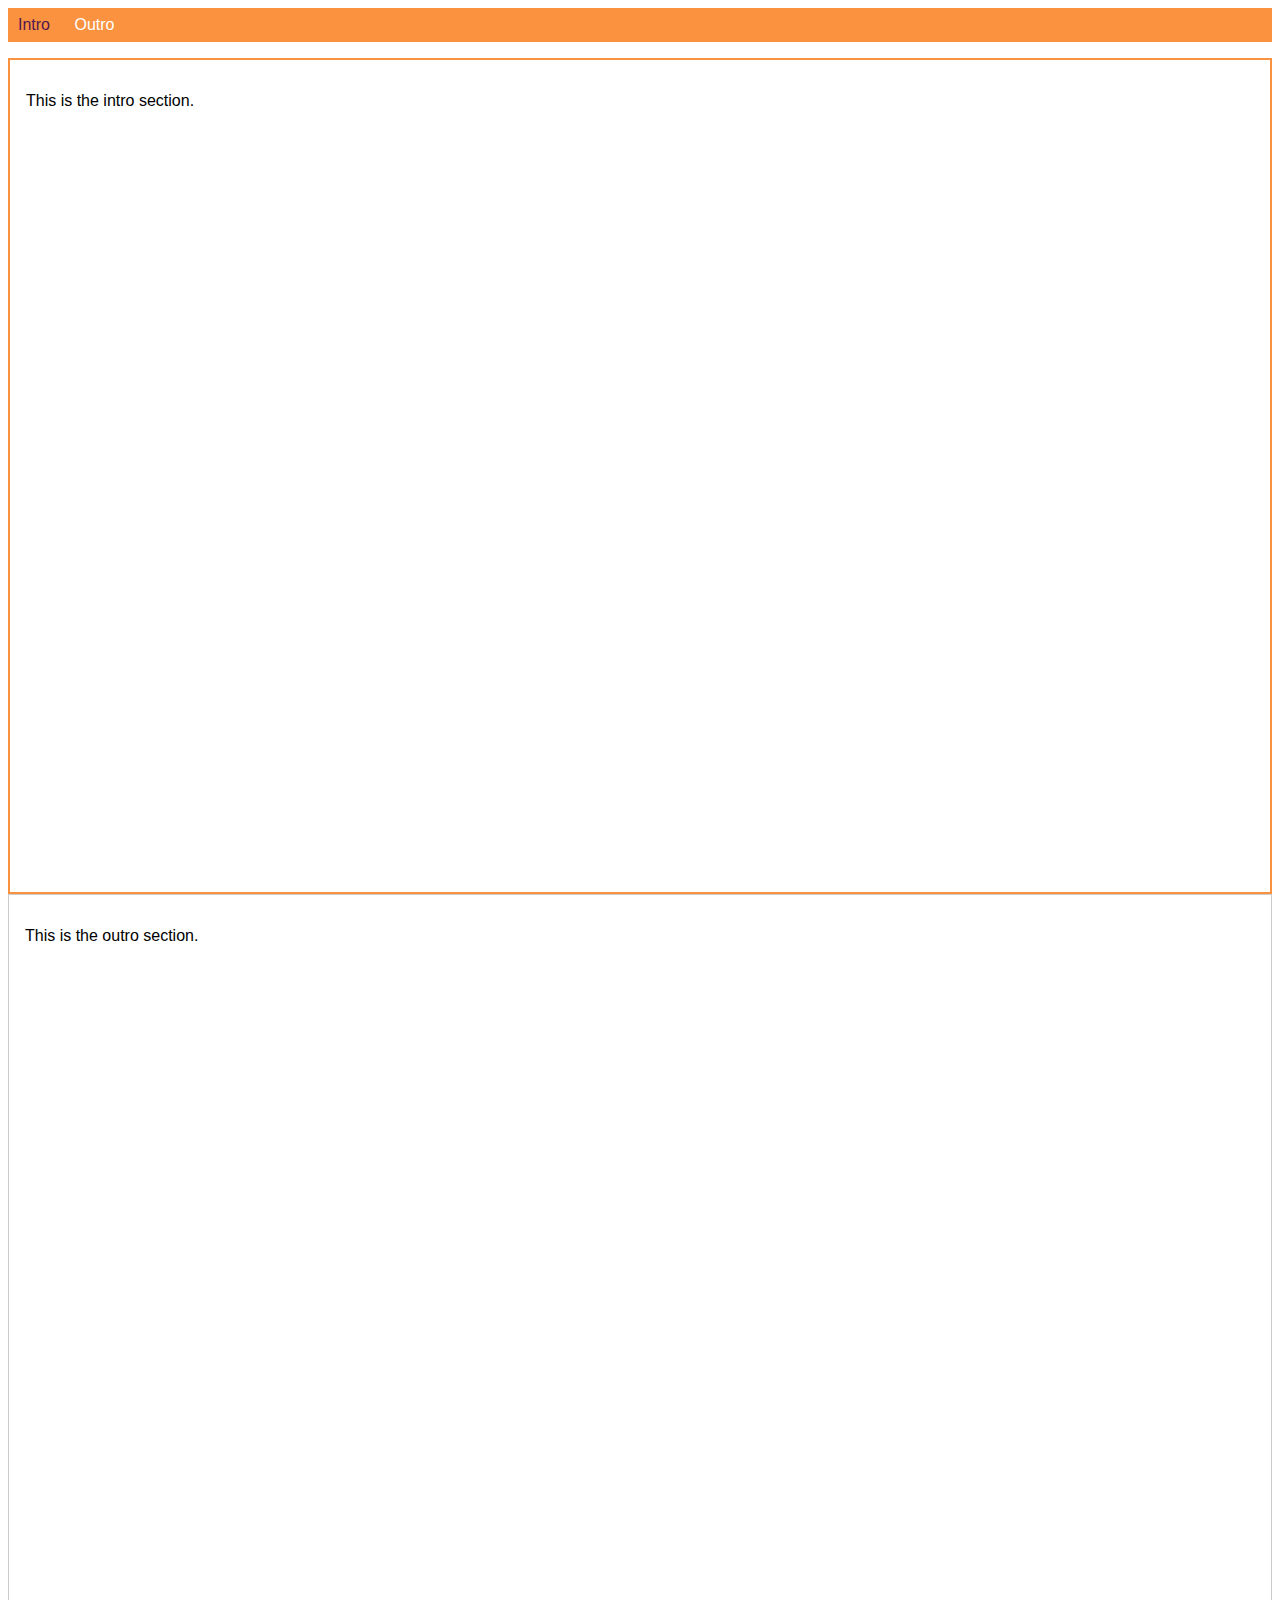
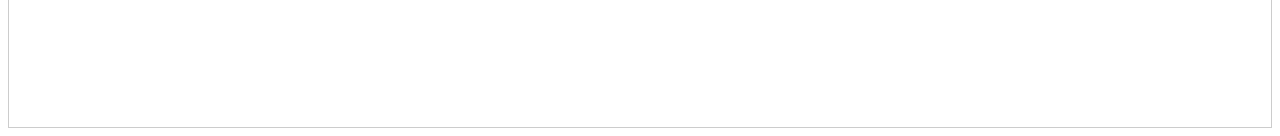
<file: more-on-selectors-1-start-code/index.html>
<!DOCTYPE html>
<html lang="en">

<head>
    <meta charset="UTF-8">
    <meta name="viewport" content="width=device-width, initial-scale=1.0">
    <meta http-equiv="X-UA-Compatible" content="ie=edge">
    <title>CSS Course</title>
    <link rel="stylesheet" href="main.css">
</head>

<body>
    <nav>
        <a href="#intro" class="active">Intro</a>
        <a href="#outro">Outro</a>
    </nav>
    <section id="intro" class="main-section highlighted">
        <p>This is the intro section.</p>
    </section>
    <section id="outro" class="main-section">
        <p>This is the outro section.</p>
    </section>
</body>

</html>
</file>
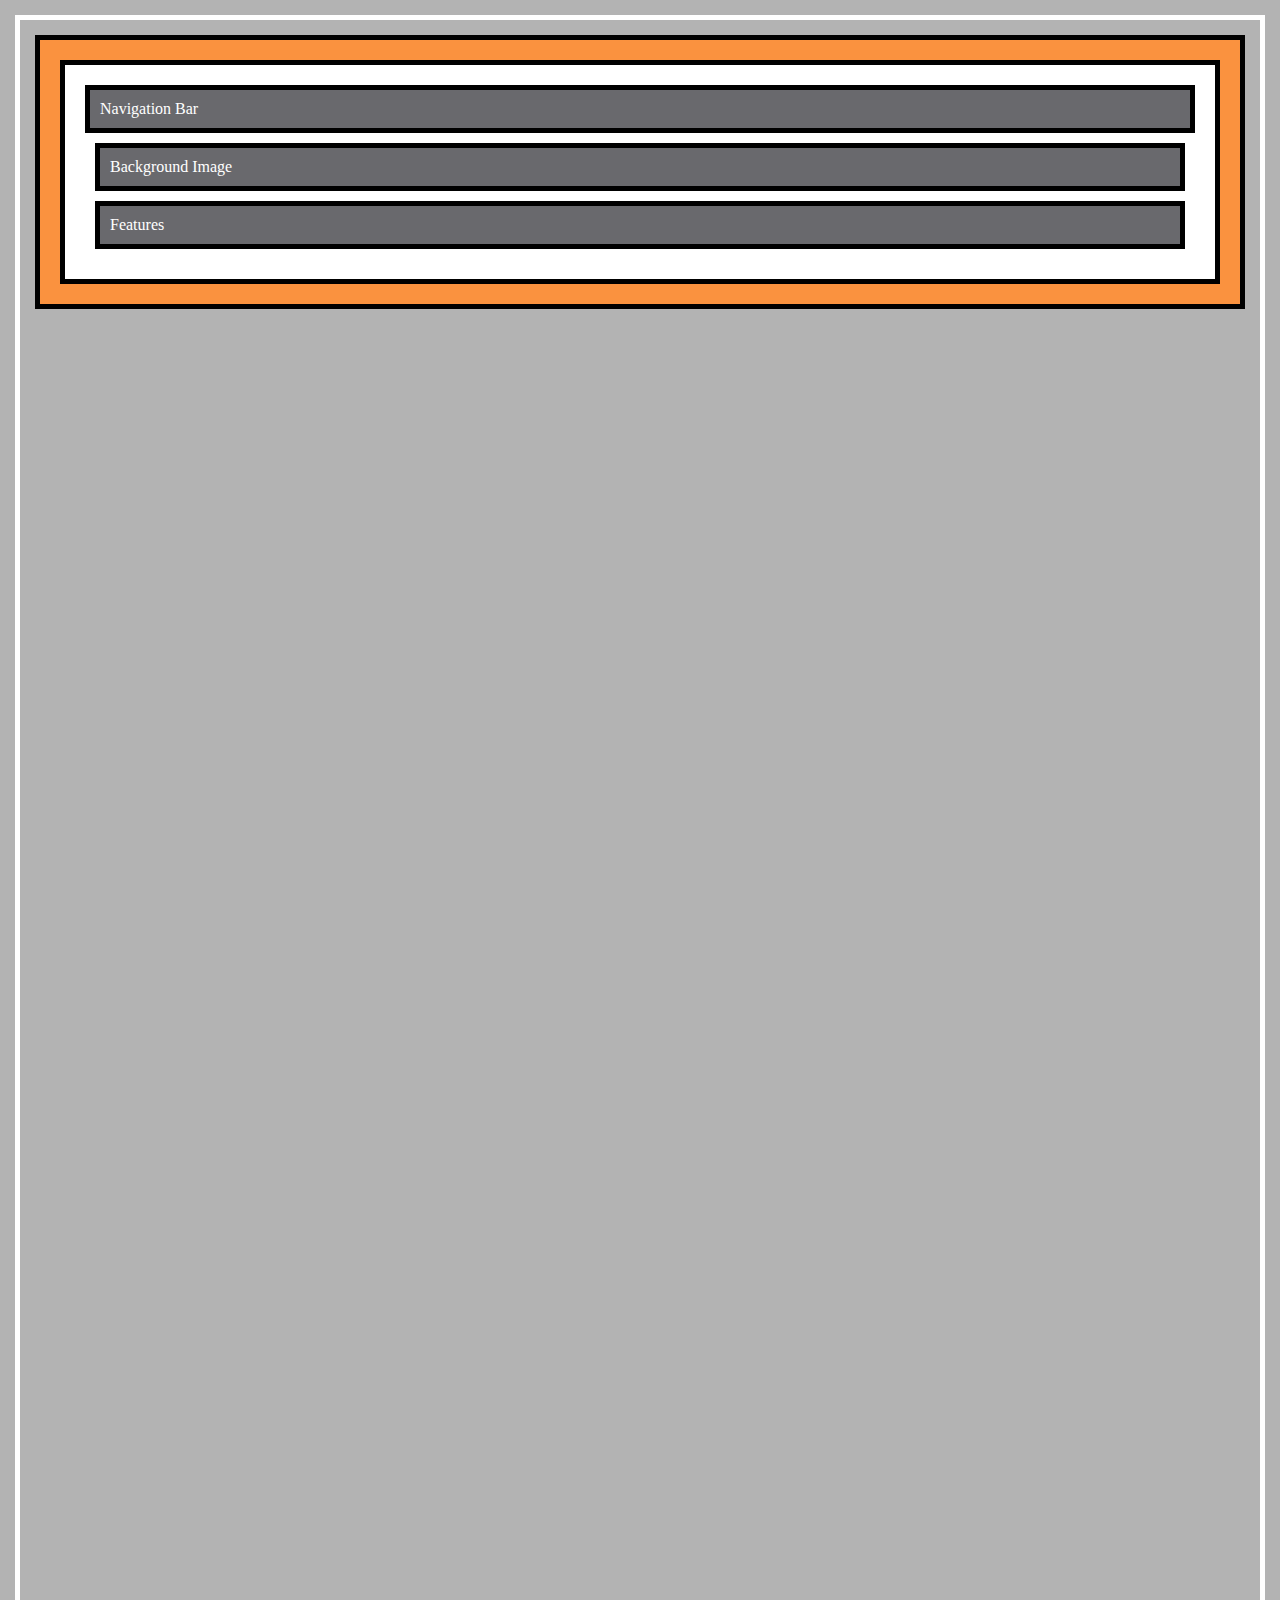
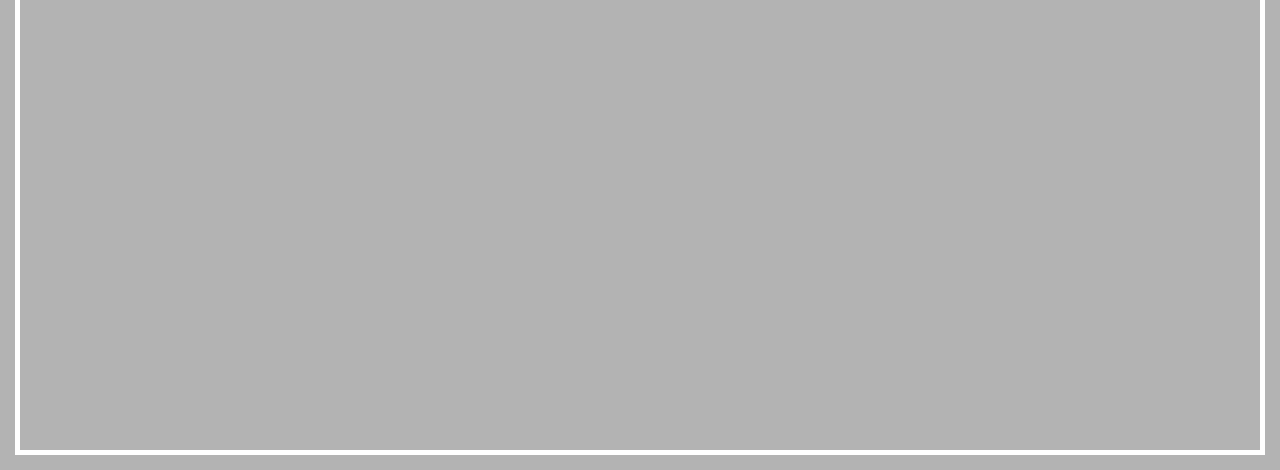
<file: position-02-working-with-fixed-starting-code/index.html>
<!DOCTYPE html>
<html lang="en">
    <head>
        <meta charset="UTF-8">
        <meta http-equiv="X-UA-Compatible" content="ie=edge">
        <link rel="stylesheet" href="main.css">
        <title>Position</title>
    </head>
    <body>
        <div class="parent">
            <div class="child-1">Navigation Bar</div>
            <div class="child-2">Background Image</div>
            <div class="child-3">Features</div>
        </div>
    </body>
</html>
</file>
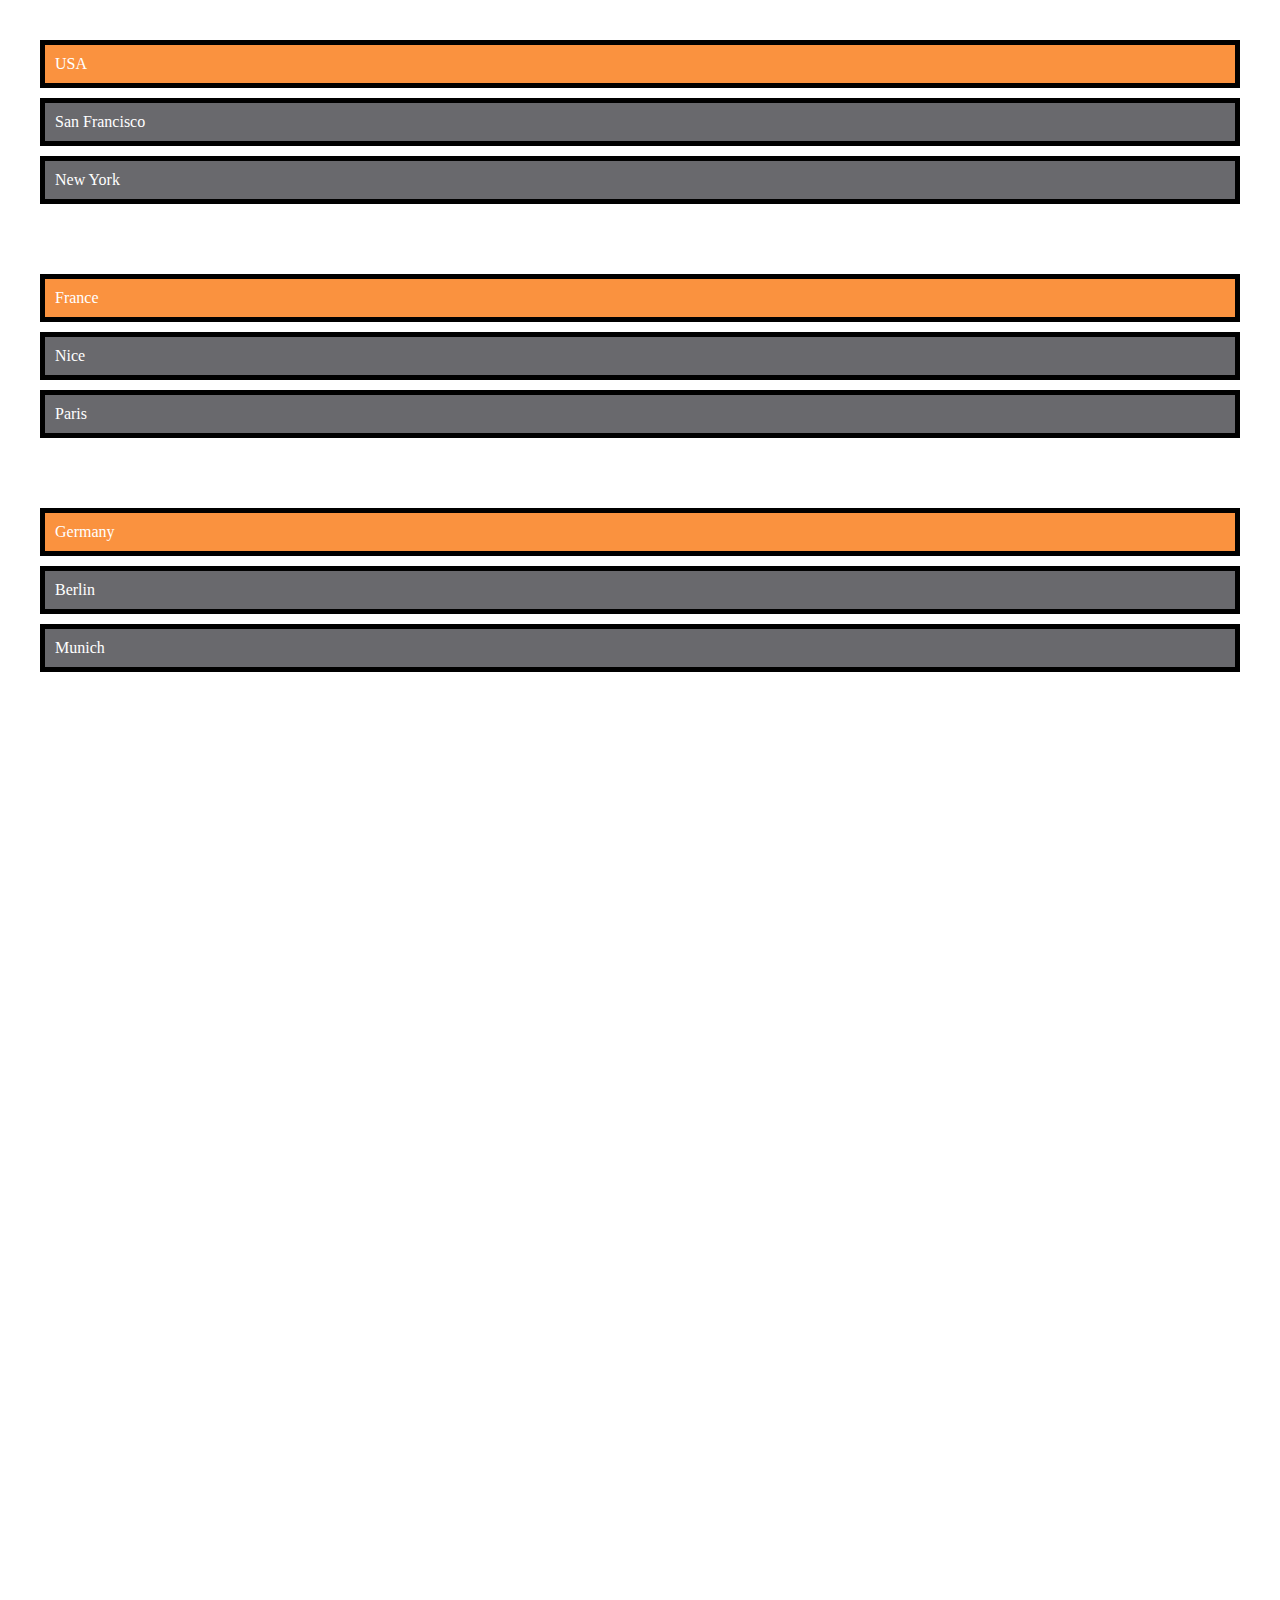
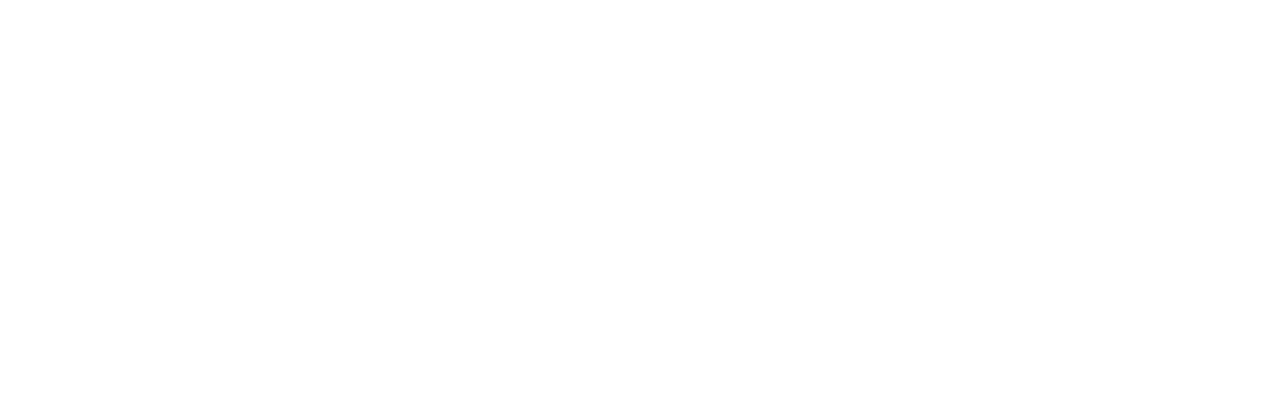
<file: position-07-introducing-sticky-positioning-starting-code/index.html>
<!DOCTYPE html>
<html lang="en">
    <head>
        <meta charset="UTF-8">
        <meta http-equiv="X-UA-Compatible" content="ie=edge">
        <link rel="stylesheet" href="main.css">
        <title>Position</title>
    </head>
    <body>
        <div class="parent">
            <div class="country">USA</div>
            <div class="cities">San Francisco</div>
            <div class="cities">New York</div>
        </div>
        <div class="parent">
            <div class="country">France</div>
            <div class="cities">Nice</div>
            <div class="cities">Paris</div>
        </div>
        <div class="parent">
            <div class="country">Germany</div>
            <div class="cities">Berlin</div>
            <div class="cities">Munich</div>
        </div>
    </body>
</html>
</file>
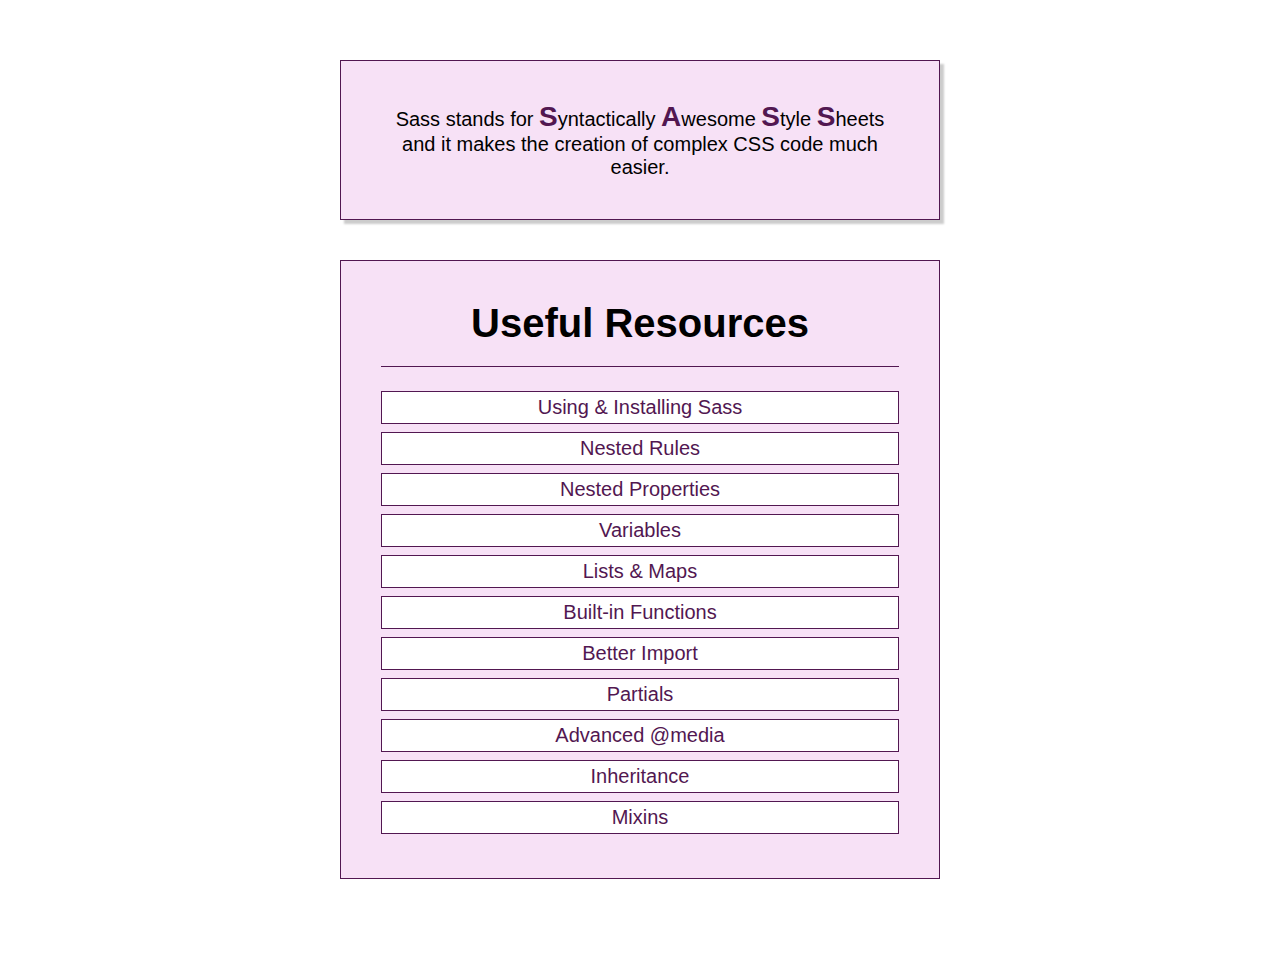
<file: sass-01-installing-sass-starting-code/index.html>
<!DOCTYPE html>
<html lang="en">

<head>
    <meta charset="UTF-8">
    <meta name="viewport" content="width=device-width, initial-scale=1.0">
    <meta http-equiv="X-UA-Compatible" content="ie=edge">
    <title>CSS Course</title>
    <link rel="stylesheet" href="main.css">
</head>

<body>
    <div class="container">
        <section class="sass-introduction">
            <p>Sass stands for
                <span class="char-highlight">S</span>yntactically
                <span class="char-highlight">A</span>wesome
                <span class="char-highlight">S</span>tyle
                <span class="char-highlight">S</span>heets and it makes the creation of complex CSS code much easier.</p>
        </section>
        <section class="sass-details">
            <header class="section-header">
                <h1>Useful Resources</h1>
            </header>
            <ul class="documentation-links">
                <li>
                    <a class="documentation-link link-important" href="https://sass-lang.com/documentation/file.SASS_REFERENCE.html#using_sass">Using &amp; Installing Sass</a>
                </li>
                <li>
                    <a class="documentation-link" href="https://sass-lang.com/documentation/file.SASS_REFERENCE.html#nested_rules">Nested Rules</a>
                </li>
                <li>
                    <a class="documentation-link" href="https://sass-lang.com/documentation/file.SASS_REFERENCE.html#nested_properties">Nested Properties</a>
                </li>
                <li>
                    <a class="documentation-link" href="https://sass-lang.com/documentation/file.SASS_REFERENCE.html#variables_">Variables</a>
                </li>
                <li>
                    <a class="documentation-link" href="https://sass-lang.com/documentation/file.SASS_REFERENCE.html#lists">Lists &amp; Maps</a>
                </li>
                <li>
                    <a class="documentation-link" href="https://sass-lang.com/documentation/Sass/Script/Functions.html">Built-in Functions</a>
                </li>
                <li>
                    <a class="documentation-link" href="https://sass-lang.com/documentation/file.SASS_REFERENCE.html#import">Better Import</a>
                </li>
                <li>
                    <a class="documentation-link" href="https://sass-lang.com/documentation/file.SASS_REFERENCE.html#partials">Partials</a>
                </li>
                <li>
                    <a class="documentation-link" href="https://sass-lang.com/documentation/file.SASS_REFERENCE.html#media">Advanced @media</a>
                </li>
                <li>
                    <a class="documentation-link" href="https://sass-lang.com/documentation/file.SASS_REFERENCE.html#extend">Inheritance</a>
                </li>
                <li>
                    <a class="documentation-link" href="https://sass-lang.com/documentation/file.SASS_REFERENCE.html#defining_a_mixin">Mixins</a>
                </li>
            </ul>
        </section>
    </div>
</body>

</html>
</file>
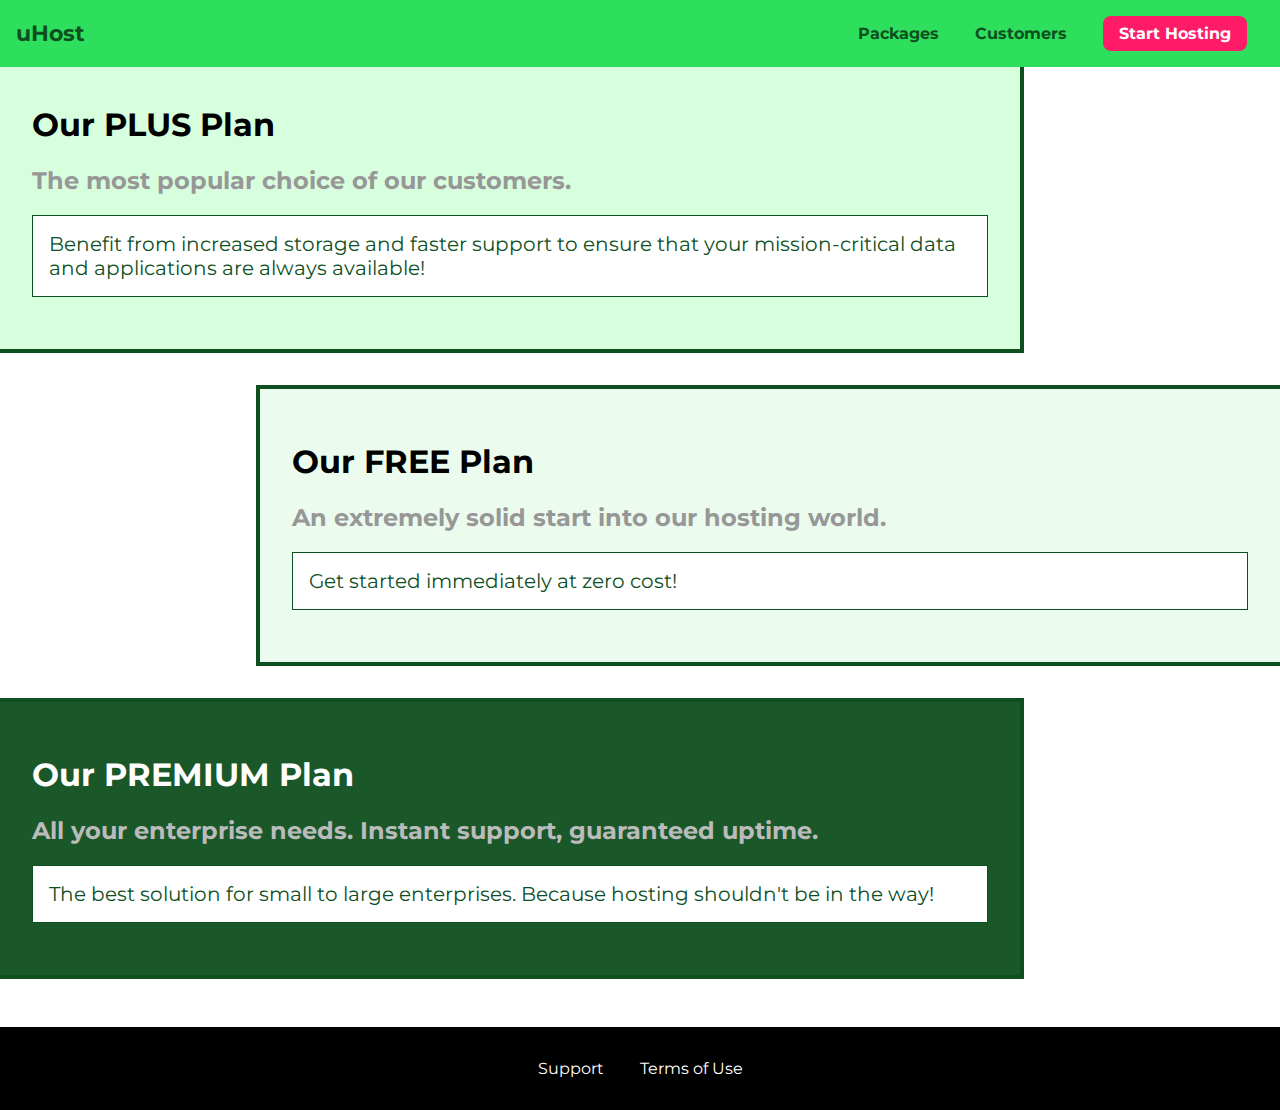
<file: diving-deeper-02-adding-the-header-starting-code/packages/index.html>
<!DOCTYPE html>
<html lang="en">

<head>
    <meta charset="UTF-8">
    <meta http-equiv="X-UA-Compatible" content="ie=edge">
    <title>uHost</title>
    <link rel="shortcut icon" href="favicon.png">
    <link href="https://fonts.googleapis.com/css?family=Montserrat:400,700" rel="stylesheet">
    <link rel="stylesheet" href="packages.css">
    <link rel="stylesheet" href="../shared.css">
</head>

<body>
    <header class="main-header">
        <div>
            <a href="../index.html" class="main-header__brand">
                uHost
            </a>
        </div>
        <nav class="main-nav">
            <ul class="main-nav_items">
                <li class="main-nav__item">
                    <a href="index.html">Packages</a>
                </li>
                <li class="main-nav__item">
                    <a href="customers/index.html">Customers</a>
                    <a href="../customers/index.html" style="display: none">Customers</a>
                </li>
                <li class="main-nav__item main-nav__item--cta">
                    <a href="../start-hosting/index.html">Start Hosting</a>
                </li>
            </ul>
        </nav>
    </header>
    <main>
        <section class="package" id="plus">
            <a href="#">
                <h1 class="package__title">Our PLUS Plan</h1>
                <h2 class="package__subtitle">The most popular choice of our customers.</h2>
                <p class="package__info">Benefit from increased storage and faster support to ensure that your mission-critical data and applications
                    are always available!</p>
            </a>
        </section>
        <section class="package" id="free">
            <a href="#">
                <h1 class="package__title">Our FREE Plan</h1>
                <h2 class="package__subtitle">An extremely solid start into our hosting world.</h2>
                <p class="package__info">Get started immediately at zero cost!</p>
            </a>
        </section>
        <div class="clearfix"></div>
        <section class="package" id="premium">
            <a href="#">
                <h1 class="package__title">Our PREMIUM Plan</h1>
                <h2 class="package__subtitle">All your enterprise needs. Instant support, guaranteed uptime. </h2>
                <p class="package__info">The best solution for small to large enterprises. Because hosting shouldn't be in the way!</p>
            </a>
        </section>
    </main>
    <footer class="main-footer">
        <nav>
            <ul class="main-footer__links">
                <li class="main-footer__link">
                    <a href="#">Support</a>
                </li>
                <li class="main-footer__link">
                    <a href="#">Terms of Use</a>
                </li>
            </ul>
        </nav>
    </footer>
</body>

</html>
</file>
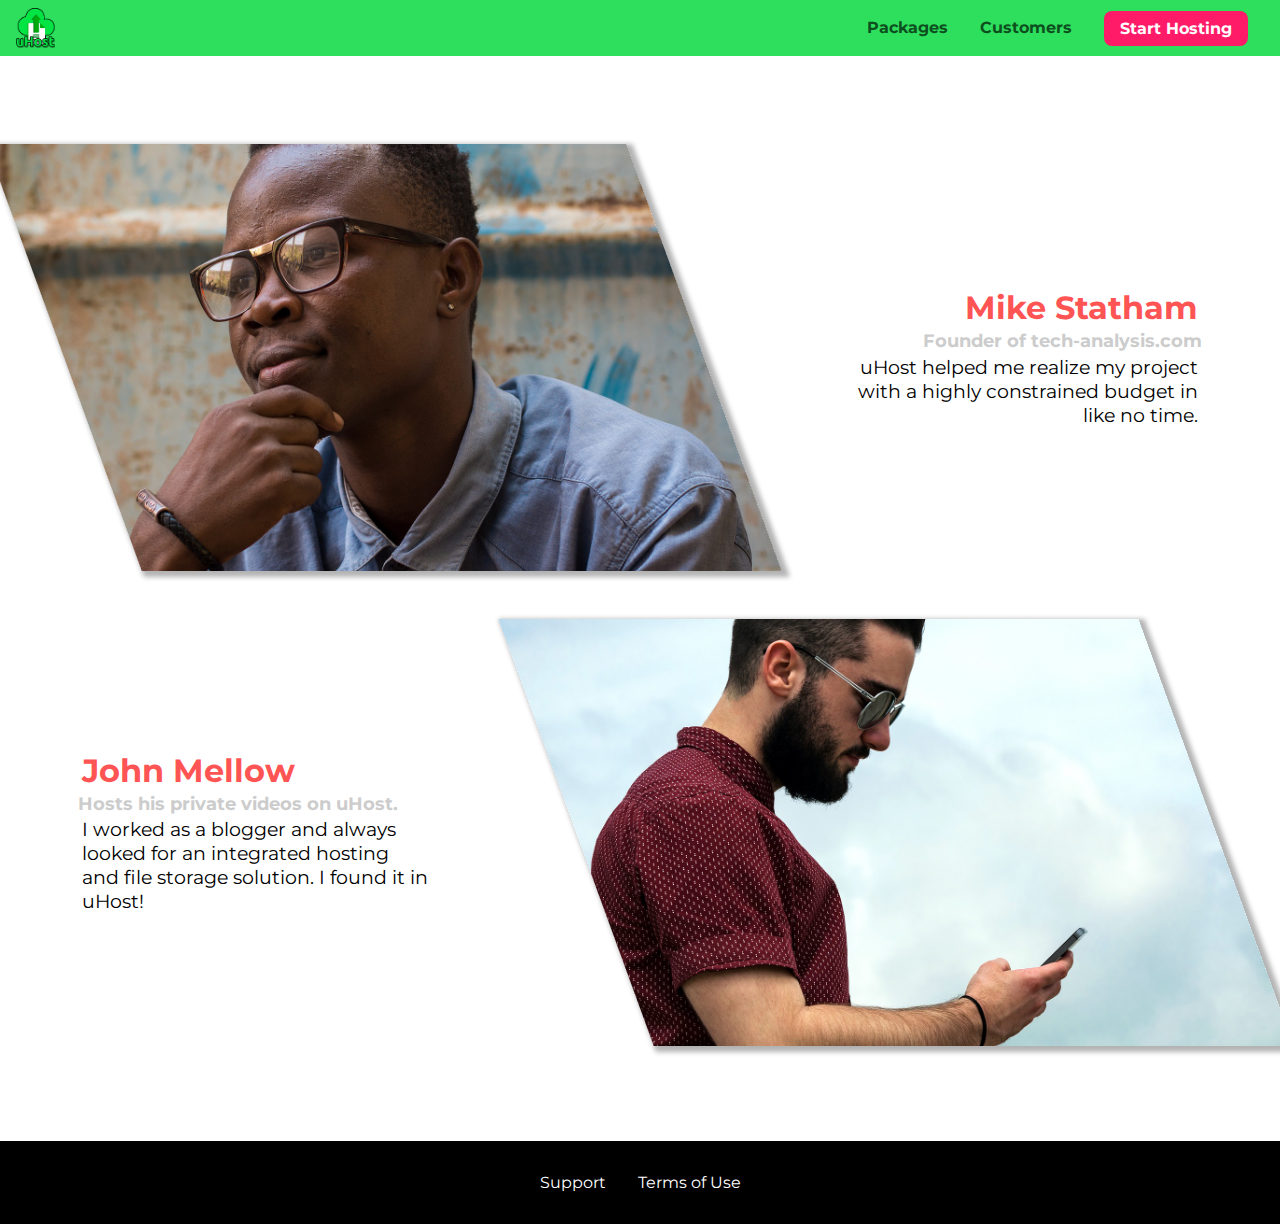
<file: main/customers/index.html>
<!DOCTYPE html>
<html lang="en">

<head>
    <meta charset="UTF-8">
    <meta name="viewport" content="width=device-width, initial-scale=1.0">
    <meta http-equiv="X-UA-Compatible" content="ie=edge">
    <title>uHost Customers</title>
    <link rel="shortcut icon" href="../favicon.png">
    <link rel="stylesheet" href="../shared.css">
    <link rel="stylesheet" href="customers.css">
</head>

<body>
    <div class="backdrop"></div>
    <header class="main-header">
        <div>
            <button class="toggle-button">
                <span class="toggle-button__bar"></span>
                <span class="toggle-button__bar"></span>
                <span class="toggle-button__bar"></span>
            </button>
            <a href="../index.html" class="main-header__brand">
                <img src="../images/uhost-icon.png" alt="uHost - Your favorite hosting company">
            </a>
        </div>
        <nav class="main-nav">
            <ul class="main-nav__items">
                <li class="main-nav__item">
                    <a href="../packages/index.html">Packages</a>
                </li>
                <li class="main-nav__item">
                    <a href="index.html">Customers</a>
                </li>
                <li class="main-nav__item main-nav__item--cta">
                    <a href="../start-hosting/index.html">Start Hosting</a>
                </li>
            </ul>
        </nav>
    </header>
    <nav class="mobile-nav">
        <ul class="mobile-nav__items">
            <li class="mobile-nav__item">
                <a href="../packages/index.html">Packages</a>
            </li>
            <li class="mobile-nav__item">
                <a href="index.html">Customers</a>
            </li>
            <li class="mobile-nav__item mobile-nav__item--cta">
                <a href="../start-hosting/index.html">Start Hosting</a>
            </li>
        </ul>
    </nav>
    <main>
        <div>
            <div class="testimonial" id="customer-1">
                <div class="testimonial__image-container">
                    <img src="../images/customer-1.jpg" alt="Mike Statham - Customer" class="testimonial__image">
                </div>
                <div class="testimonial__info">
                    <h1 class="testimonial__name">Mike Statham</h1>
                    <h2 class="testimonial__subtitle">Founder of
                        <a href="tech-analysis.com">tech-analysis.com</a>
                    </h2>
                    <p class="testimonial__text">uHost helped me realize my project with a highly constrained budget in like no time.</p>
                </div>
            </div>
            <div class="testimonial" id="customer-2">

                <div class="testimonial__info">
                    <h1 class="testimonial__name">John Mellow</h1>
                    <h2 class="testimonial__subtitle">Hosts his private videos on uHost.
                    </h2>
                    <p class="testimonial__text">I worked as a blogger and always looked for an integrated hosting and file storage solution. I found
                        it in uHost!
                    </p>
                </div>
                <div class="testimonial__image-container">
                    <img src="../images/customer-2.jpg" alt="John Mellow - Customer" class="testimonial__image">
                </div>
            </div>
        </div>
    </main>
    <footer class="main-footer">
        <nav>
            <ul class="main-footer__links">
                <li class="main-footer__link">
                    <a href="#">Support</a>
                </li>
                <li class="main-footer__link">
                    <a href="#">Terms of Use</a>
                </li>
            </ul>
        </nav>
    </footer>
    <script src="../shared.js"></script>
</body>

</html>
</file>
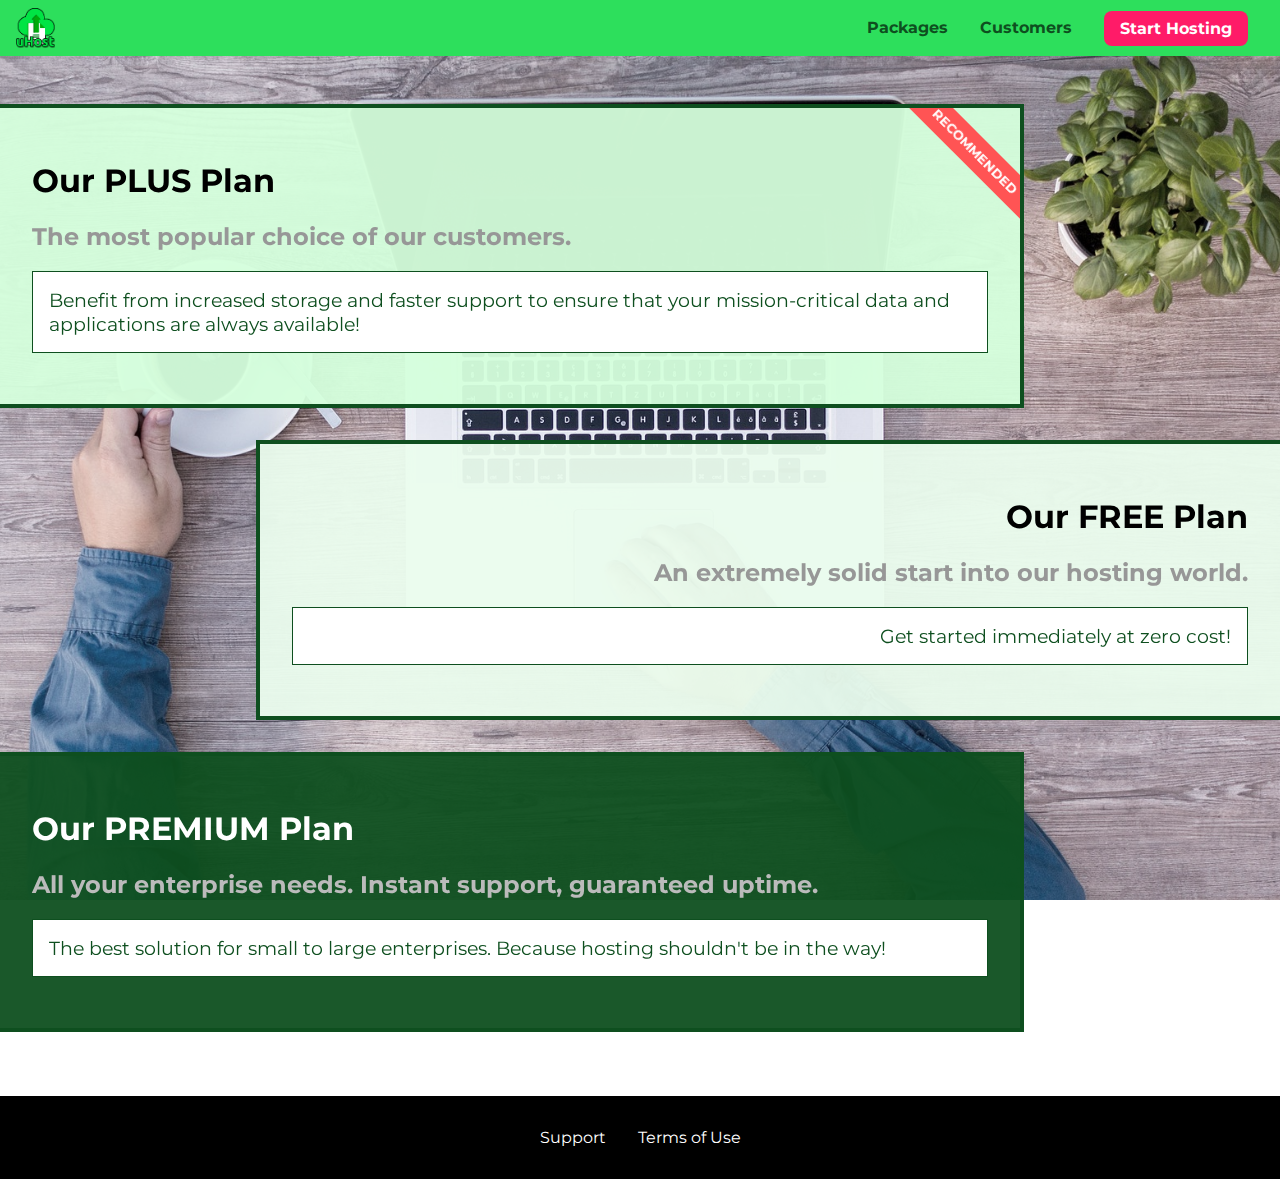
<file: main/packages/index.html>
<!DOCTYPE html>
<html lang="en">

<head>
    <meta charset="UTF-8">
    <meta http-equiv="X-UA-Compatible" content="ie=edge">
    <meta name="viewport" content="width=device-width, initial-scale=1.0">
    <title>uHost</title>
    <link rel="shortcut icon" href="../favicon.png">
    <link rel="stylesheet" href="../shared.css">
    <link rel="stylesheet" href="packages.css">
</head>

<body>
    <div class="backdrop"></div>
    <div class="background"></div>
    <header class="main-header">
        <div>
            <button class="toggle-button">
                <span class="toggle-button__bar"></span>
                <span class="toggle-button__bar"></span>
                <span class="toggle-button__bar"></span>
            </button>
            <a href="../index.html" class="main-header__brand">
                <img src="../images/uhost-icon.png" alt="uHost - Your favorite hosting company">
            </a>
        </div>
        <nav class="main-nav">
            <ul class="main-nav__items">
                <li class="main-nav__item">
                    <a href="index.html">Packages</a>
                </li>
                <li class="main-nav__item">
                    <a href="../customers/index.html">Customers</a>
                </li>
                <li class="main-nav__item main-nav__item--cta">
                    <a href="../start-hosting/index.html">Start Hosting</a>
                </li>
            </ul>
        </nav>
    </header>
    <nav class="mobile-nav">
        <ul class="mobile-nav__items">
            <li class="mobile-nav__item">
                <a href="index.html">Packages</a>
            </li>
            <li class="mobile-nav__item">
                <a href="../customers/index.html">Customers</a>
            </li>
            <li class="mobile-nav__item mobile-nav__item--cta">
                <a href="../start-hosting/index.html">Start Hosting</a>
            </li>
        </ul>
    </nav>
    <main>
        <section class="package" id="plus">
            <a href="#">
                <h1 class="package__title">Our PLUS Plan</h1>
                <h2 class="package__badge">RECOMMENDED</h2>
                <h2 class="package__subtitle">The most popular choice of our customers.</h2>
                <p class="package__info">Benefit from increased storage and faster support to ensure that your mission-critical data and applications
                    are always available!</p>
            </a>
        </section>
        <section class="package" id="free">
            <a href="#">
                <h1 class="package__title">Our FREE Plan</h1>
                <h2 class="package__subtitle">An extremely solid start into our hosting world.</h2>
                <p class="package__info">Get started immediately at zero cost!</p>
            </a>
        </section>
        <div class="clearfix"></div>
        <section class="package" id="premium">
            <a href="#">
                <h1 class="package__title">Our PREMIUM Plan</h1>
                <h2 class="package__subtitle">All your enterprise needs. Instant support, guaranteed uptime. </h2>
                <p class="package__info">The best solution for small to large enterprises. Because hosting shouldn't be in the way!</p>
            </a>
        </section>
    </main>
    <footer class="main-footer">
        <nav>
            <ul class="main-footer__links">
                <li class="main-footer__link">
                    <a href="#">Support</a>
                </li>
                <li class="main-footer__link">
                    <a href="#">Terms of Use</a>
                </li>
            </ul>
        </nav>
    </footer>
    <script src="../shared.js"></script>
</body>

</html>
</file>
<file: basics-01-understanding-the-course-project-starting-code/main.css>
* {
    box-sizing: border-box;
}

body {
    font-family: 'Montserrat', sans-serif;
    margin: 0;
}

#product-overview {
    background: #ff1b68;
    width: 100%;
    height: 528px;
    padding: 10px;
    border: 5px solid black;
    margin: 10px;
}

.section-title {
    color: #2ddf5c;
}

#product-overview h1 {
    color: white;
    font-family: 'Anton', sans-serif;
}

h1 {
    font-family: sans-serif;
}
</file>
<file: diving-deeper-02-adding-the-header-starting-code/shared.css>
* {
    box-sizing: border-box;
}

body {
    font-family: 'Montserrat', sans-serif;
    margin: 0;
}

.main-header {
    width: 100%;
    position: fixed;
    background-color: #2ddf5c;
    padding: 8px 16px;
    top: 0;
    left: 0;
}

.main-header > div {
    display: inline-block;
    vertical-align: middle;
}

.main-header__brand {
    color: #0e4f1f;
    text-decoration: none;
    font-weight: bold;
    font-size: 22px;
}

.main-nav {
    display: inline-block;
    text-align: right;
    width: calc(100% - 74px);
    vertical-align: middle;
}

.main-nav__items {
    margin: 0;
    padding: 0;
    list-style: none;
}

.main-nav__item {
    display: inline-block;
    margin: 0 16px;
}

.main-nav__item a {
    text-decoration: none;
    color: #0e4f1f;
    font-weight: bold;
    padding: 3px 0px;
}

.main-nav__item a:hover,
.main-nav__item a:active {
    color: white;
    border-bottom: 5px solid white;
}

.main-nav__item--cta a {
    color: white;
    background-color: #ff1b68;
    padding: 8px 16px;
    border-radius: 8px;
}

.main-nav__item--cta a:hover,
.main-nav__item--cta a:active {
    color: #ff1b68;
    background: white;
    border: none;
}

.main-footer {
    background-color: black;
    padding: 32px;
    margin-top: 48px;
}

.main-footer__links {
    list-style: none;
    margin: 0;
    padding: 0;
    text-align: center;
}

.main-footer__link {
    display: inline-block;
    margin: 0 16px;
}

.main-footer__link a {
    color: white;
    text-decoration: none;
}

.main-footer__link a:hover,
.main-footer__link a:active {
    color: #ccc
}

.button {
    background: #0e4f1f;
    color: white;
    font: inherit;
    border: 1.5px solid #0e4f1f;
    padding: 8px;
    border-radius: 8px;
    font-weight: bold;
    cursor: pointer;
}

.button:hover,
.button:active {
    background: white;
    color: #0e4f1f;
}

.button:focus {
    outline: none;
}
</file>
<file: diving-deeper-02-adding-the-header-starting-code/main.css>
#product-overview {
    background: url("freedom.jpg");
    width: 100%;
    height: 528px;
    padding: 10px;
}

.section-title {
    color: #2ddf5c;
    text-align: center;
}

#product-overview h1 {
    color: white;
    font-family: 'Anton', sans-serif;
}

.plan__list {
    width: 80%;
    margin: auto;
    text-align: center;
}

.plan {
    background: #d5ffdc;
    text-align: center;
    padding: 16px;
    margin: 8px;
    display: inline-block;
    width: 30%;
    vertical-align: middle;
}

.plan--highlighted {
    background: #19b84c;
    color: white;
    box-shadow: 2px 2px 2px 2px rgba(0, 0, 0, 0.5);}

.plan__annotation {
    background: white;
    color: #19b84c;
    padding: 8px;
    box-shadow: 2px 2px 2px 2px rgba(0, 0, 0, 0.5);
    border-radius: 8px;
}

.plan__title {
    color: #0e4f1f;
}

.plan__price {
    color: #858585;
}

.plan__highlighted .plan__title {
    color: white;
}

.plan__highlighted .plan__price {
    color: #0e4f1f;
}

.plan__features {
    list-style: none;
    margin: 0;
    padding: 0;
}

.plan__features li {
    margin: 8px 0;
}

#key-features {
    background: #ff1b68;
    margin-top: 80px;
    padding: 60px;
}

#key-features .section-title {
    color: white;
}

#key-features .section-title {
    color: white;
    margin: 32px;
}

.key-feature__list {
    list-style: none;
    margin: 0;
    padding: 0;
    text-align: center;
}

.key-feature {
    display: inline-block;
    width: 30%;
}

.key-feature__image {
    background: #ffcede;
    width: 128px;
    height: 128px;
    border: solid #424242;
    border-radius: 50%;
    margin: auto;
}

.key-feature__description {
    text-align: center;
    font-weight: bold;
    color: white;
    font-size: 20px;
}

/* h1 {
    font-family: sans-serif;
} */
</file>
<file: flexbox-02-creating-a-flex-container-starting-code/main.css>
* {
    box-sizing: border-box;
    font-size: 1.5rem;
}

html {
    background: #b3b3b3;
    padding: 5px;
}

body {
    background: #b3b3b3;
    padding: 5px;
    margin: 0;
  }
  
.flex-container {
    background: white;
    padding: 10px;
    border: 5px solid black;
    height: 1300px;
    display: flex;
    flex-direction: row;
    flex-wrap: wrap;
    align-items: center;
    justify-content: center;
    align-content: center;
  }

.item-1 {
    background: #ff7300;
    color: white;
    padding: 10px;
    border: 5px solid black;
    margin: 10px;
}

.item-2 {
    background: #ff9640;
    color: white;
    padding: 10px;
    border: 5px solid black;
    margin: 10px;
    width: 250px;
    font-size: 1.8rem;
}

.item-3 {
    background: #ff9640;
    color: white;
    padding: 10px;
    border: 5px solid black;
    margin: 10px;
    height: 250px;
}

.item-4 {
    background: #f5c096;
    color: white;
    padding: 10px;
    border: 5px solid black;
    margin: 10px;
    width: 300px;
    height: 300px;
}

.item-5 {
    background: #d3c0b1;
    color: white;
    padding: 10px;
    border: 5px solid black;
    margin: 10px;
    width: 350px;
}

.item-6 {
    background: #d3c0b1;
    color: white;
    padding: 10px;
    border: 5px solid black;
    margin: 10px;
    width: 350px;
}
</file>
<file: grid-01-using-the-grid-on-our-projectstarting-code/main.css>
.container {
    margin: 20px;
    display: grid;
    height: 800px;
    /* grid-template-columns: 200px 5rem 20% auto; */
    grid-template-columns: [hd-start] repeat(4, [col-start] 20% [col-end]) [hd-end];
    grid-template-rows: [hd-start] 5rem [hd-end row-2-start] minmax(10px, 20rem) [row-2-end row-3-start] 100px [row-3-end];
    /* grid-column-gap: 20px; */
    /* grid-row-gap: 10px; */
    grid-gap: 10px 20px;
    grid-gap: 10px;
    grid-template-areas: "header header header header"
                         "side side main main"
                         "footer footer footer footer";
    justify-items: stretch;
    align-items: stretch;
}

@media (max-width: 40rem) {
    .container {
        grid-template-rows: [hd-start] 5rem [hd-end row-2-start] minmax(10px, 20rem) [row-2-end row-3-start] 150px [row-3-end row-4-start] 100px [row-4-end];
        grid-template-areas: "header header header header"
                            "main main main main"
                            "side side side side"
                            "footer footer footer footer";
    }
}

.el1 {
    background: rgba(255, 154, 72, 0.5);
    /* grid-column: col-start 2 / col-end 2; */
    grid-area: side;
}

.el2 {
    background: rgba(255, 0, 0, 0.5);
    /* grid-column-start: 1;
    grid-column-end: -1; */
    /* grid-column: 1 / -1; */
    /* grid-row-start: 2;
    grid-row-end: span 1; */
    grid-row: row-2-start / span 1;
    z-index: 10;
    grid-area: main;
}

.el3 {
    background: rgba(0, 128, 0, 0.5);
    /* grid-column-start: 2;
    grid-column-end: span 3;
    grid-row-start: row-1-start;
    grid-row-end: row-2-end; */
    grid-area: hd;
}

.el4 {
    background: rgba(0, 4, 255, 0.5);
    grid-area: footer;
}
</file>
<file: grid-16-prepared-auto-lectures/main.css>
.container {
    margin: 20px;
    display: grid;
    grid-template-columns: repeat(auto-fit, 10rem);
    grid-template-rows: 20rem;
    justify-content: center;
    grid-gap: 1.5rem;
    grid-auto-rows: minmax(8rem, auto);
    grid-auto-flow: row;
    grid-auto-columns: 5rem;
}

.quote {
  border: 1px solid #fa923f;
  background: #ffbd87;
  font-family: sans-serif;
  padding: 1rem;
  border-radius: 5px;
}

.quote:nth-of-type(2) {
  grid-column: span 2;
}

.quote--featured {
  border: #ff4213;
  background: #ff9f87;
  grid-column: span 2;
}
</file>
<file: main/shared.css>
@import url('https://fonts.googleapis.com/css?family=Roboto:100,400,900');
@import url('https://fonts.googleapis.com/css?family=Anton');
@import url('https://fonts.googleapis.com/css?family=Montserrat:400,700');

:root {
  --dark-green: #0e4f1f;
  --highlight-color: #ff1b68;
}

* {
  box-sizing: border-box;
}

html {
  height: 100%;
}

body {
  font-family: "Montserrat", sans-serif;
  margin: 0;
  padding-top: 3.5rem;
}

@supports (display: grid) {
  body {
    display: grid;
    grid-template-rows: 3.5rem auto fit-content(8rem);
    grid-template-areas: "header"
                         "main"
                         "footer";
    padding-top: 0;
    height: 100%;
  }
}

main {
  /* grid-row: 2 / 3; */
  grid-area: main;
}

.backdrop {
  display: none;
  position: fixed;
  opacity: 0;
  top: 0;
  left: 0;
  z-index: 100;
  width: 100vw;
  height: 100vh;
  background: rgba(0, 0, 0, 0.5);
  transition: opacity 0.2s linear;
}

.main-header {
  width: 100%;
  position: fixed;
  top: 0;
  left: 0;
  background: #2ddf5c;
  padding: 0.5rem 1rem;
  z-index: 60;
  display: -webkit-box;
  display: -ms-flexbox;
  display: -webkit-flex;
  display: flex;
  align-items: center;
  justify-content: space-between;
}

.toggle-button {
  width: 3rem;
  background: transparent;
  border: none;
  cursor: pointer;
  padding-top: 0;
  padding-bottom: 0;
  vertical-align: middle;
}

.toggle-button:focus {
  outline: none;
}

.toggle-button__bar {
  width: 100%;
  height: 0.2rem;
  background: black;
  display: block;
  margin: 0.6rem 0;
}

.main-header__brand {
  color: #0e4f1f;
  text-decoration: none;
  font-weight: bold;
  /* width: 20px; */
}

.main-header__brand img {
  height: 2.5rem;
  vertical-align: middle;
  /* width: 100%; */
}

.main-nav {
  display: none;
}

.main-nav__items {
  margin: 0;
  padding: 0;
  list-style: none;
  display: flex;
}

.main-nav__item {
  margin: 0 1rem;
}

.main-nav__item a,
.mobile-nav__item a {
  text-decoration: none;
  color: #0e4f1f;
  font-weight: bold;
  padding: 0.2rem 0;
}

.main-nav__item a:hover,
.main-nav__item a:active {
  color: white;
  border-bottom: 5px solid white;
}

.main-nav__item--cta {
  animation: wiggle 400ms 3s 8 ease-out none;
}

.main-nav__item--cta a,
.mobile-nav__item--cta a {
  color: white;
  background: var(--highlight-color);
  padding: 0.5rem 1rem;
  border-radius: 8px;
}

.main-nav__item--cta a:hover,
.main-nav__item--cta a:active,
.mobile-nav__item--cta a:hover,
.mobile-nav__item--cta a:active {
  color: #ff1b68;
  background: white;
  border: none;
}

@media (min-width: 40rem) {
  .toggle-button {
    display: none;
  }

  .main-nav {
    display: flex;
  }
}

.main-footer {
  background: black;
  padding: 2rem;
  margin-top: 3rem;
  /* grid-row: 3 / 4; */
  grid-area: footer;
}

.main-footer__links {
  list-style: none;
  margin: 0;
  padding: 0;
  display: flex;
  flex-direction: column;
  align-items: center;
}

.main-footer__link {
  margin: 0.5rem 0;
}

.main-footer__link a {
  color: white;
  text-decoration: none;
}

.main-footer__link a:hover,
.main-footer__link a:active {
  color: #ccc;
}

.mobile-nav {
  transform: translateX(-100%);
  position: fixed;
  z-index: 101;
  top: 0;
  left: 0;
  background: white;
  width: 80%;
  height: 100vh;
  transition: transform 300ms ease-out;
}

.mobile-nav__items {
  width: 90%;
  height: 100%;
  list-style: none;
  margin: 0 auto;
  padding: 0;
  display: flex;
  flex-direction: column;
  justify-content: center;
  align-items: center;
}

.mobile-nav__item {
  margin: 1rem 0;
}

.mobile-nav__item a {
  font-size: 1.5rem;
}

.button {
  background: var(--dark-green, #0e4f1f);
  color: white;
  font: inherit;
  border: 1.5px solid var(--dark-green);
  padding: 0.5rem;
  border-radius: 8px;
  font-weight: bold;
  cursor: pointer;
}

.button:hover,
.button:active {
  background: white;
  color: #0e4f1f;
}

.button:focus {
  outline: none;
}

.button[disabled] {
  cursor: not-allowed;
  border: #a1a1a1;
  background: #ccc;
  color: #a1a1a1;
} 

.open {
    display: block !important;
    opacity: 1 !important;
    transform: translateY(0) !important;
}

@media (min-width: 40rem) {
  .main-footer__link {
    margin: 0 1rem;
  }

  .main-footer__links {
    flex-direction: row;
    justify-content: center;
  }
}

@keyframes wiggle {
  0% {
    transform: rotateZ(0);
  }
  50% {
    transform: rotateZ(-10deg);
  }
  100% {
    transform: rotateZ(10deg);
  }
}
</file>
<file: main/main.css>
#product-overview {
  background: linear-gradient(to top, rgba(80, 68, 18, 0.6) 10%, transparent),
    url("images/freedom.jpg") center/cover no-repeat border-box,
    #ff1b68;
  /* background-image: url("freedom.jpg");
    background-size: cover;
    background-position: left 10% bottom 20%; */
  /* background-repeat: no-repeat;
    background-origin: border-box;
    background-clip: border-box; */
  /* background-image: linear-gradient(180deg, red 70%, blue 60%, rgba(0,0,0,0.5)); */
  /* background-image: radial-gradient(ellipse farthest-corner at 20% 50%, red, blue 70%, green); */
  width: 100vw;
  height: 33vh;
  /* border: 5px dashed red; */
  position: relative;
}

#product-overview h1 {
  color: white;
  font-family: "Anton", sans-serif;
  position: absolute;
  bottom: 5%;
  left: 3%;
  font-size: 1.6rem;
}

@media (min-width: 40rem) and (min-height: 40rem) {
  #product-overview {
    height: 40vh;
    background-position: 50% 25%;
  }

  #product-overview h1 {
    font-size: 3rem;
  }
}

.section-title {
  color: #2ddf5c;
  text-align: center;
}

.plan {
  background: #d5ffdc;
  text-align: center;
  padding: 1rem;
  margin: 0.5rem 0;
  width: 100%;
}

.plan--highlighted {
  background: #19b84c;
  color: white;
}

.plan__annotation {
  background: white;
  color: #19b84c;
  padding: 0.5rem;
  box-shadow: 2px 2px 2px 2px rgba(0, 0, 0, 0.5);
  border-radius: 8px;
}

.plan__title {
  color: #0e4f1f;
}

.plan__price {
  color: #858585;
}

.plan--highlighted .plan__title {
  color: white;
}

.plan--highlighted .plan__price {
  color: #0e4f1f;
}

.plan__features {
  list-style: none;
  margin: 0;
  padding: 0;
}

.plan__feature {
  margin: 0.5rem 0;
}

@media (min-width: 40rem) {
  .plan__list { 
    width: 100%;
    display: flex;
    justify-content: center;
    align-items: center;
  }

  .plan {
    width: 30%;
    min-width: 13rem;
    max-width: 25rem;
    display: flex;
    flex-direction: column;
    justify-content: space-between;
    height: 28rem;
  }

  .plan--highlighted {
    box-shadow: 2px 2px 2px 2px rgba(0, 0, 0, 0.5);
    height: 30rem;
    z-index: 50;
  }
}

#key-features {
  background: #ff1b68;
  margin-top: 5rem;
  padding: 1rem;
}

#key-features .section-title {
  color: white;
  margin: 2rem;
}

.key-feature__list {
  list-style: none;
  margin: 0;
  padding: 0;
  text-align: center;
}

.key-feature__image {
  background: #ffcede;
  width: 128px;
  height: 128px;
  border: 2px solid #424242;
  border-radius: 50%;
  margin: auto;
  padding: 1.5rem;
}

.key-feature__description {
  text-align: center;
  font-weight: bold;
  color: white;
  font-size: 1.2rem;
}

@media (min-width: 40rem) {
  .key-feature {
    width: 30%;
    max-width: 25rem;
  }

  .key-feature__list {
    display: flex;
    justify-content: center;
  }
}

/* h1 {
    font-family: sans-serif;
} */

.modal {
  position: fixed;
  opacity: 0;
  transform: translateY(-3rem);
  transition: opacity 200ms ease-out, transform 500ms cubic-bezier(0.55, 0.055, 0.675, 0.19);
  z-index: 200;
  top: 20%;
  left: 30%;
  width: 40%;
  background: white;
  padding: 1rem;
  border: 1px solid #ccc;
  box-shadow: 1px 1px 1px rgba(0, 0, 0, 0.5);
}

.modal__title {
  text-align: center;
  margin: 0 0 1rem 0;
}

.modal__actions {
  text-align: center;
}

.modal__action {
  border: 1px solid #0e4f1f;
  background: #0e4f1f;
  text-decoration: none;
  color: white;
  font: inherit;
  padding: 0.5rem 1rem;
  cursor: pointer;
}

.modal__action:hover,
.modal__action:active {
  background: #2ddf5c;
  border-color: #2ddf5c;
}

.modal__action--negative {
  background: red;
  border-color: red;
}

.modal__action--negative:hover,
.modal__action--negative:active {
  background: #ff5454;
  border-color: #ff5454;
}
</file>
<file: more-on-selectors-1-start-code/main.css>
body {
    font-family: sans-serif;
}

nav {
    margin-bottom: 16px;
    background: #fa923f;
    padding: 8px 0;
}

a {
    text-decoration: none;
    color: white;
    margin: 10px;
}

a.active {
    color: #521751
    
}

.main-section {
    height: 800px;
    border: 1px solid #ccc;
    padding: 16px;
}

.highlighted {
    border: 2px solid #fa923f;
}
</file>
<file: position-02-working-with-fixed-starting-code/main.css>
html {
    background: #b3b3b3;
    padding: 15px;
    border: 5px solid white;
    margin: 15px;
    height: 2000px;
}

body {
    background: #fa923f;
    padding: 20px;
    border: 5px solid black;
    margin: 0;
  }
  
.parent {
    background: white;
    padding: 20px;
    border: 5px solid black;
    margin: 0;
  }
  
.parent div {
    background: rgb(105, 105, 109);
    color: white;
    padding: 10px;
    border: 5px solid black;
    margin: 10px;
}

.parent .child-1 {
    position: relative;
    width: 400px;
    left: 0;
    top: 0;
    margin: 0;
    width: 100%;
    box-sizing: border-box;
}
</file>
<file: position-07-introducing-sticky-positioning-starting-code/main.css>
html {
    /*background: #b3b3b3;
    padding: 15px;
    border: 5px solid white;
    margin: 15px;*/
    height: 2000px;
}

body {
    /*background: #fa923f;
    padding: 20px;
    border: 5px solid black;*/
    margin: 0;
  }
  
.parent {
    background: white;
    padding: 20px;
    /*border: 5px solid black;*/
    margin: 10px;
  }

.parent .country {
    background: #fa923f;
    color: white;
    padding: 10px;
    border: 5px solid black;
    margin: 10px;
}
  
.parent .cities {
    background: rgb(105, 105, 109);
    color: white;
    padding: 10px;
    border: 5px solid black;
    margin: 10px;
}
</file>
<file: sass-01-installing-sass-starting-code/main.css>
.char-highlight {
  font-weight: bold;
  font-size: 1.4rem;
  color: #521751; }

html {
  font-size: 94.75%; }
  @media (min-width: 40rem) {
    html {
      font-size: 125%; } }

body {
  font-family: Arial, sans-serif;
  margin: 0; }

.container {
  display: -webkit-box;
  display: -ms-flexbox;
  display: -webkit-flex;
  display: flex;
  flex-direction: column;
  flex-wrap: nowrap;
  align-items: center;
  padding: 3rem 0;
  box-sizing: border-box; }

.sass-section, .sass-introduction, .sass-details {
  border: 0.05rem solid #521751;
  background: #f7e1f6;
  padding: 2rem;
  text-align: center;
  width: 90%;
  box-sizing: border-box; }
  @media (min-width: 40rem) {
    .sass-section, .sass-introduction, .sass-details {
      width: 30rem; } }

.sass-introduction {
  box-shadow: 0.2rem 0.2rem 0.1rem #ccc; }
  .sass-introduction p {
    margin: 0; }

.sass-details {
  margin: 2rem 0; }

.section-header {
  border-bottom: 0.05rem solid #521751; }
  .section-header h1 {
    margin: 0 0 1rem 0; }

.documentation-links {
  list-style: none;
  margin: 1rem 0 0 0;
  padding: 0;
  display: -webkit-box;
  display: -ms-flexbox;
  display: -webkit-flex;
  display: flex;
  flex-direction: column; }
  .documentation-links li {
    margin: 0.2rem 0;
    background: white; }
  .documentation-links .documentation-link {
    text-decoration: none;
    color: #521751;
    display: block;
    padding: 0.2rem;
    border: 0.05rem solid #521751; }
    .documentation-links .documentation-link:hover, .documentation-links .documentation-link:active {
      color: white;
      background: #fa923f;
      border-color: #fa923f; }

/*# sourceMappingURL=main.css.map */
</file>
<file: diving-deeper-02-adding-the-header-starting-code/packages/packages.css>
main {
    padding-top: 32px;   
}

.package {
    width: 80%;
    margin: 16px 0;
    border: 4px solid #0e4f1f;
    border-left: none;
}

.package:hover,
.package:active {
    box-shadow: 2px 2px 4px rgba(0, 0, 0, 0.5);
    border-color: #ff5454;
}

.package a {
    text-decoration: none;
    color: inherit;
    display: block;
    padding: 32px;
}

.package__subtitle {
    color: #979797;
}

.package__info {
    padding: 16px;
    border: 1px solid #0e4f1f;
    font-size: 20px;
    color: #0e4f1f;
    background: white;
}

.clearfix {
    clear: both;
}

#plus {
    background: rgba(213, 255, 220, 0.95);
}

#free {
    background: rgba(234, 252, 237, 0.95);
    float: right;
    border-left: 4px solid #0e4f1f;
    border-right: none;
}

#free:hover,
#free:active {
    border-left-color: #ff5454;
}

#premium {
    background: rgba(14, 79, 31, 0.95);
}

#premium .package__title {
    color: white
}

#premium .package__subtitle {
    color: #bbb;
}
</file>
<file: main/customers/customers.css>
main {
  padding-top: 2.5rem;
}

.testimonial {
    font-size: 1.2rem;
  }
  
  /*.testimonial__list {
    width: 80%;
    margin: auto;
  }*/

  .testimonial__image-container {
    width: 60%;
    max-width: 40rem;
    box-shadow: 3px 3px 5px 3px rgba(0,0,0,0.3);
    transform: skew(20deg);
    overflow: hidden;
  }

  #customer-1:hover .testimonial__image-container {
    animation: flip-customer 1s ease-out forwards;
  }

  .testimonial__image {
    width: 100%;
    vertical-align: top;
    transform: skew(-20deg) scale(1.4);
  }
  
  .testimonial__info {
    text-align: right;
    padding: 0.9rem;
  }
  
  #customer-2.testimonial {
    text-align: right;
  }
  
  #customer-2 .testimonial__info {
    text-align: left;
  }
  
  .testimonial__name {
    margin: 0.2rem;
    color: #ff5454;
    font-size: 2rem;
  }
  
  .testimonial__subtitle {
    margin: 0;
    font-size: 1.1rem;
    color: #ccc;
  }
  
  .testimonial__subtitle a {
    color: inherit;
    text-decoration: none;
  }
  
  .testimonial__subtitle a:hover,
  .testimonial__subtitle a:active {
    color: #7a7a7a;
  }

  .testimonial__text {
    margin: 0.2rem;
  }

  @media (min-width: 40rem) {
    .testimonial {
      margin: 3rem auto;
      max-width: 1500px;
      display: flex;
      align-items: center;
      justify-content: space-around;
    }

    .testimonial__image-container {
      width: 66%;
    }

    .testimonial__info {
      width: 30%;
    }
  }

  @keyframes flip-customer {
    0% {
      transform: rotateY(0) skew(20deg);
    }
    50% {
      transform: rotateY(160deg) skew(20deg);
    }
    100% {
      transform: rotateY(360deg) skew(20deg);
    }
  }
</file>
<file: main/packages/packages.css>
@font-face {
    font-family: "AnonymousPro";
    src: url("anonymousPro-Regular.ttf") format("truetype");
}

@font-face {
    font-family: "AnonymousPro";
    src: url("anonymousPro-Bold.ttf");
    font-weight: 700;
}

main {
    padding-top: 2rem;
}

.background {
    background: url("../images/plans-background.jpg") center/cover;
    filter: grayscale(40%);
    width: 100vw;
    height: 100vh;
    position: fixed;
    z-index: -1;
}

.package {
    width: 80%;
    margin: 1rem 0;
    border: 4px solid #0e4f1f;
    border-left: none;
    position: relative;
    overflow: hidden;
}

.package:hover,
.package:active {
    box-shadow: 2px 2px 4px rgba(0,0,0,0.5);
    border-color: #ff5454;
    /* border-color: #ff5454 !important; */
    animation: push-up 1s ease-out forwards;
}

.package a {
    text-decoration: none;
    color: inherit;
    display: block;
    padding: 2rem;
}

.package__badge {
    position: absolute;
    top: 0;
    right: 0;
    margin: 0;
    font-size: 0.8rem;
    color: white;
    background: #ff5454;
    padding: 0.5rem;
    transform: rotate(45deg) translate(3.5rem, -1rem);
    transform-origin: center;
    width: 12rem;
    text-align: center;
}

.package__subtitle {
    color: #979797;
}

.package__info {
    padding: 1rem;
    border: 1px solid #0e4f1f;
    color: #0e4f1f;
    background: white;
    font-size: 1.2rem;
    /* font-style font-variant font-weight font-size/line-height font-family*/
}

.clearfix {
    clear: both;
}

#plus {
    background: rgba(213, 255, 220, 0.95);
}

#free {
    background: rgba(234, 252, 237, 0.95);
    float: right;
    border-right: none;
    border-left: 4px solid #0e4f1f;
    text-align: right;
}

#free:hover,
#free:active {
    border-left-color: #ff5454;
}

#premium {
    background: rgba(14, 79, 31, 0.95);
}

#premium .package__title {
    color: white;
}

#premium .package__subtitle {
    color: #bbb;
}

@media (min-width: 40rem) {
    main {
      max-width: 1500px;
      margin-left: auto;
      margin-right: auto;
    }
}

@media (min-width: 1500px) {
    .package {
      border-left: 4px solid #0e4f1f;
    }

    #free {
      border-right: 4px solid #0e4f1f;
    }

    #free:hover,
    #free:active {
      border-right-color: #ff5454;
    }
}

@keyframes push-up {
    0% {
        transform: translateY(0);
    }

    33% {
        transform: translateY(-1.5rem);
    }
    
    100% {
        transform: translateY(-1rem);
    }
}
</file>
